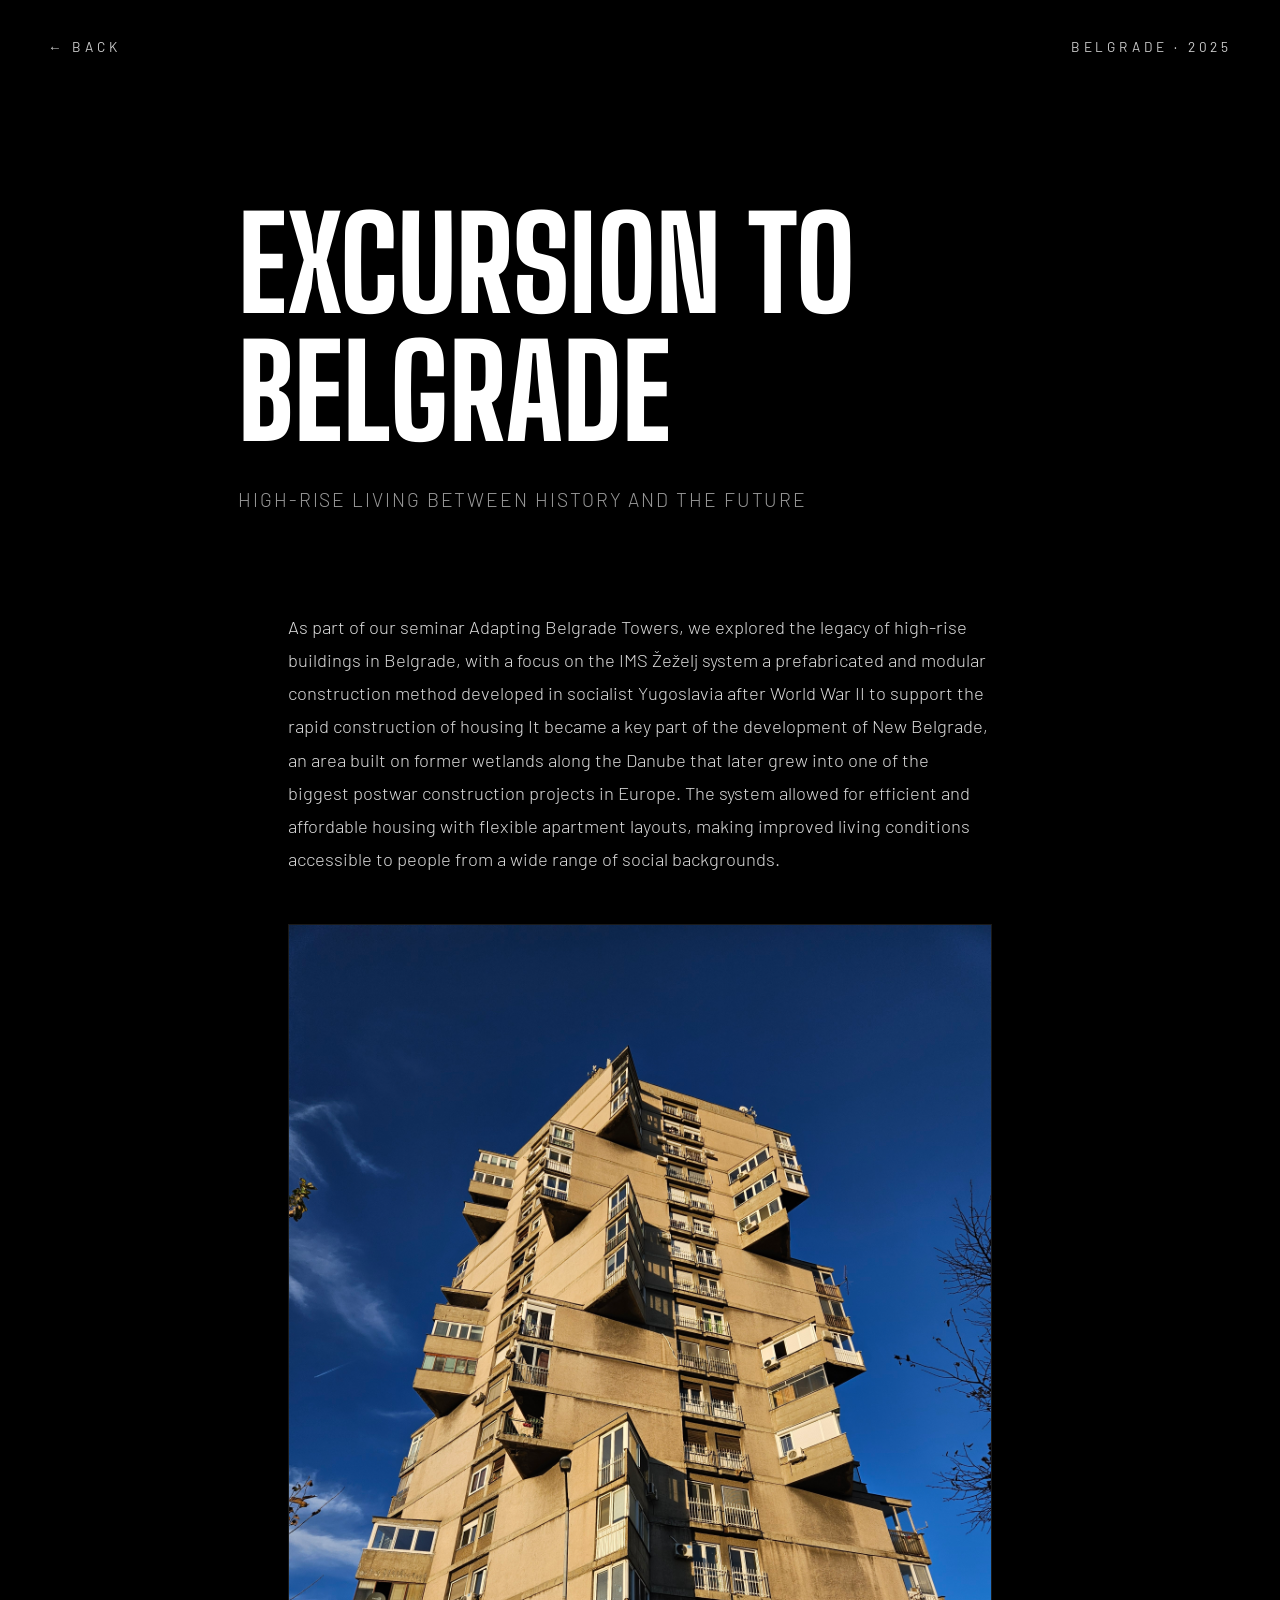
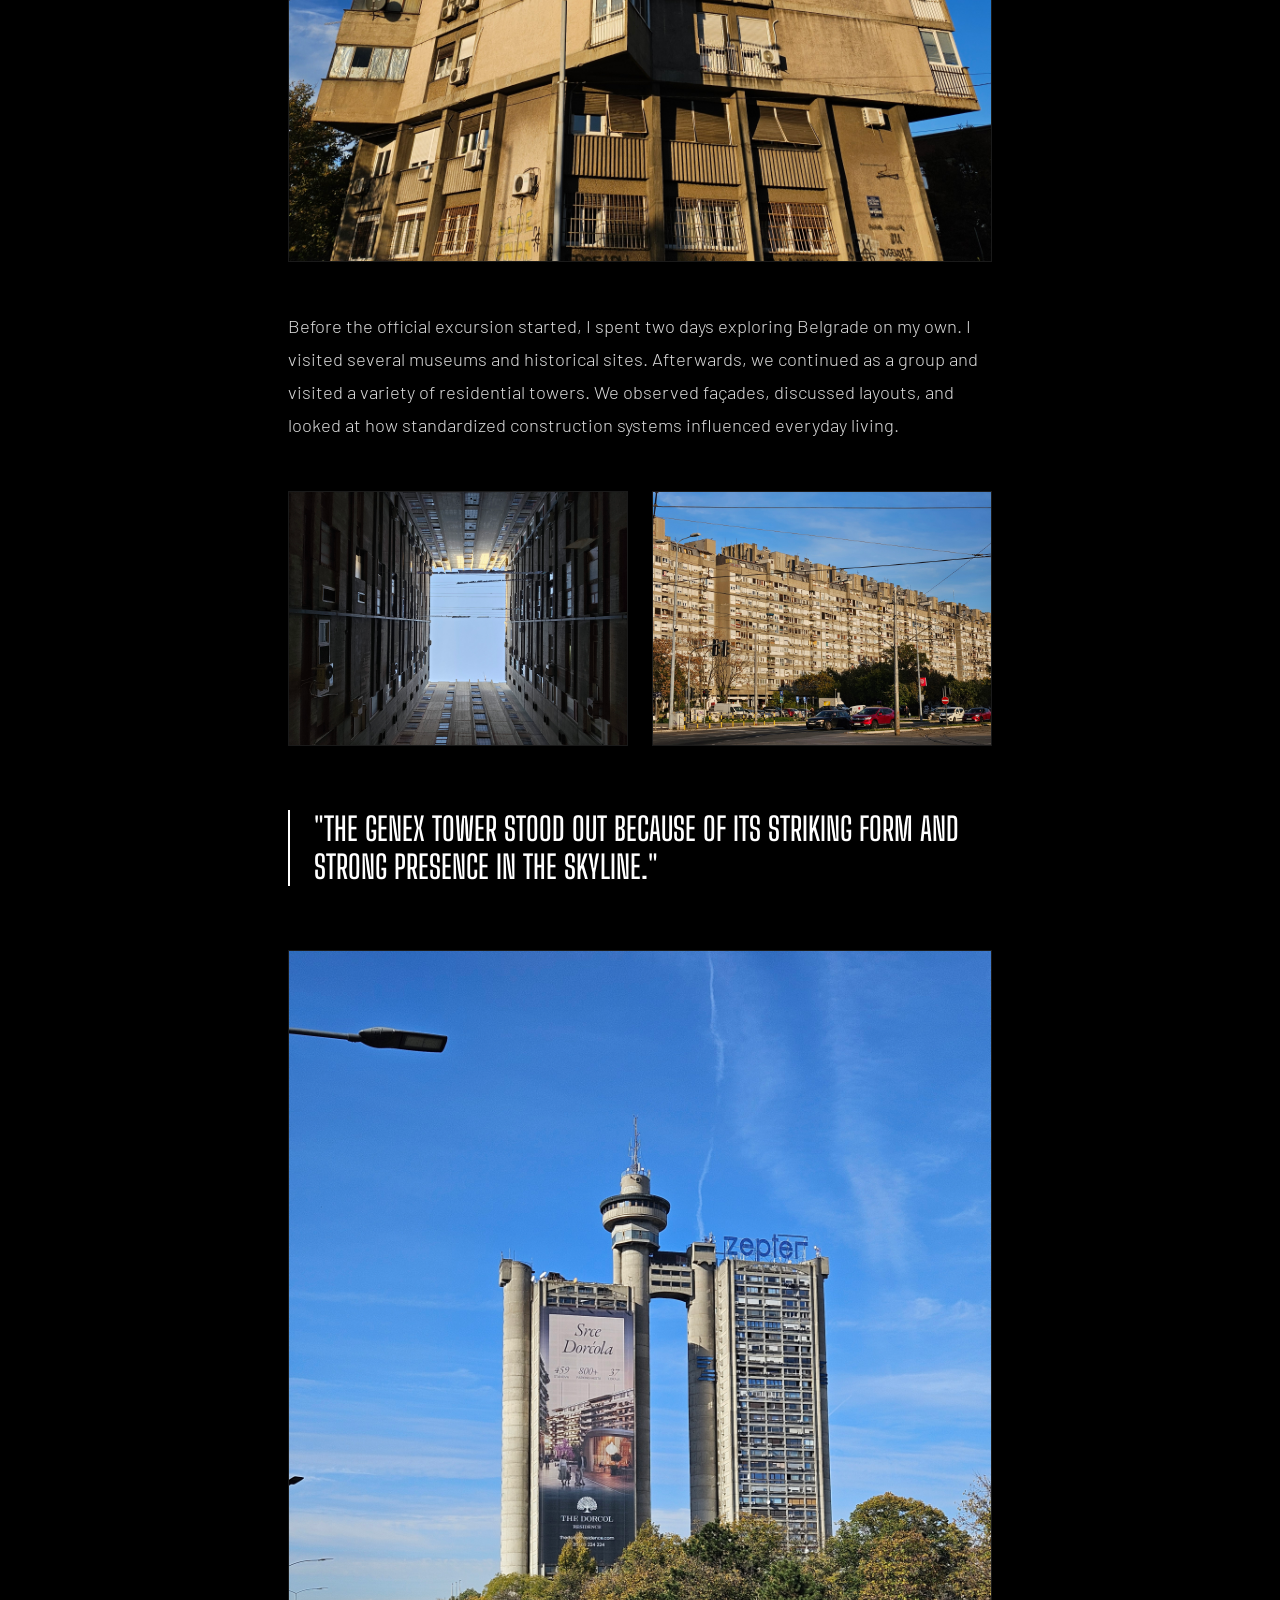
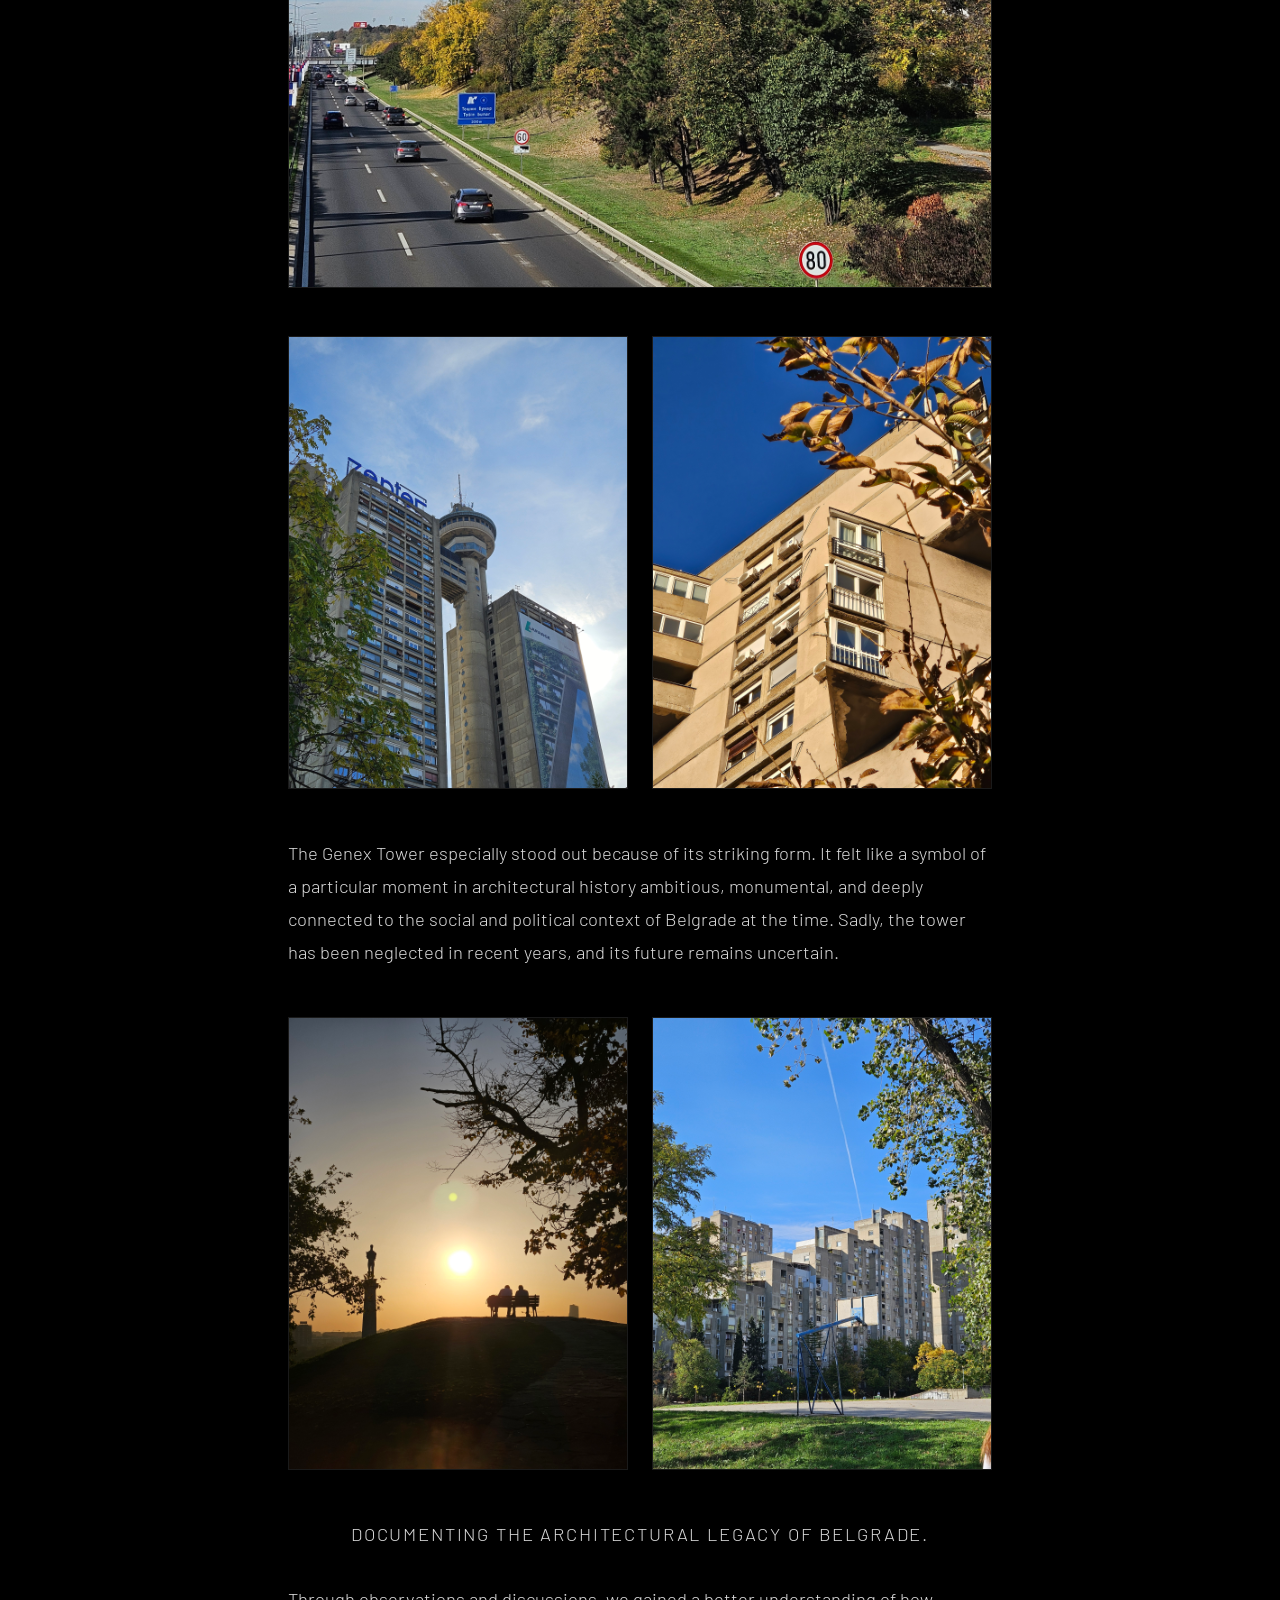
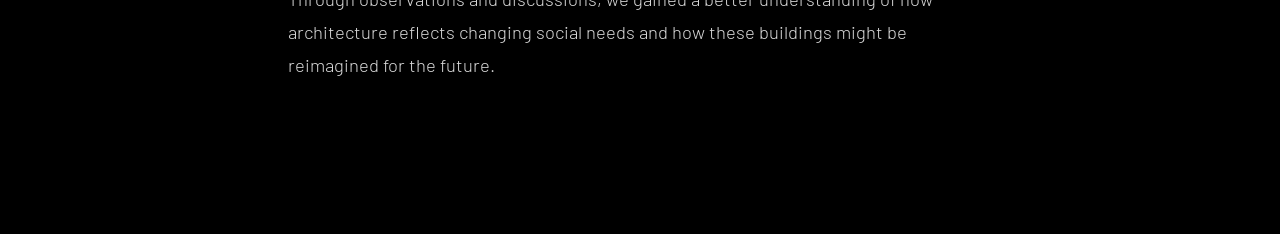
<file: blog1.html>
<!DOCTYPE html>
<html lang="en">
<head>
  <meta charset="UTF-8"/>
  <meta name="viewport" content="width=device-width, initial-scale=1.0"/>
  <title>Excursion to Belgrade – Selina Janssen</title>
  <link href="https://fonts.googleapis.com/css2?family=Big+Shoulders+Display:wght@800&family=Barlow:wght@200;300;400;600&display=swap" rel="stylesheet"/>
  <style>
    *,*::before,*::after{box-sizing:border-box;margin:0;padding:0}
    body{background:#000;color:#fff;font-family:'Barlow',sans-serif;overflow-x:hidden}

    .nav-bar { position: fixed; top: 0; width: 100%; padding: 38px 48px; z-index: 100; display: flex; justify-content: space-between; background: rgba(0,0,0,0.8); }
    .nav-link { font-family:'Barlow',sans-serif; font-weight:400; font-size:.85rem; letter-spacing:.28em; text-transform:uppercase; color:rgba(255,255,255,.8); text-decoration: none; }
    
    .blog-hero { padding: 200px 48px 100px 48px; max-width: 900px; margin: 0 auto; }
    .blog-hero h1 { font-family: 'Big Shoulders Display', sans-serif; font-weight: 800; font-size: clamp(4rem, 10vw, 8rem); text-transform: uppercase; line-height: 1; margin-bottom: 2rem; }
    .blog-hero p { font-weight: 300; font-size: 1.2rem; letter-spacing: .1em; text-transform: uppercase; color: rgba(255,255,255,0.6); }

    .blog-content { max-width: 800px; margin: 0 auto; padding: 0 48px 120px 48px; }
    .blog-content p { font-weight: 300; font-size: 1.15rem; line-height: 1.8; color: rgba(255,255,255,0.85); margin-bottom: 2rem; }
    
    .highlight-quote { font-family: 'Big Shoulders Display', sans-serif; font-size: 2rem; font-weight: 600; color: #fff; margin: 4rem 0; padding-left: 24px; border-left: 2px solid #fff; text-transform: uppercase; }
    
    /* Layout für die 9 Bilder */
    .img-box { width: 100%; margin: 3rem 0; border: 1px solid rgba(255,255,255,0.1); }
    .img-box img { width: 100%; display: block; }
    
    .gallery-grid { display: grid; grid-template-columns: repeat(auto-fit, minmax(300px, 1fr)); gap: 24px; margin: 3rem 0; }
    .gallery-item { border: 1px solid rgba(255,255,255,0.1); }
    .gallery-item img { width: 100%; display: block; }

    .caption { font-size: 0.75rem; color: rgba(255,255,255,0.4); text-transform: uppercase; letter-spacing: 0.1em; margin-top: 1rem; text-align: center; }
  </style>
</head>
<body>

  <nav class="nav-bar">
    <a href="index.html" class="nav-link">← Back</a>
    <div class="nav-link">Belgrade · 2025</div>
  </nav>

  <header class="blog-hero">
    <h1>Excursion to Belgrade</h1>
    <p>High-Rise Living Between History and the Future</p>
  </header>

  <main class="blog-content">
    <p>As part of our seminar Adapting Belgrade Towers, we explored the legacy of high-rise buildings in Belgrade, with a focus on the IMS Žeželj system a prefabricated and modular construction method developed in socialist Yugoslavia after World War II to support the rapid construction of housing It became a key part of the development of New Belgrade, an area built on former wetlands along the Danube that later grew into one of the biggest postwar construction projects in Europe. The system allowed for efficient and affordable housing with flexible apartment layouts, making improved living conditions accessible to people from a wide range of social backgrounds. </p>
    
    <div class="img-box"><img src="20251101_153600(1).jpg" alt="Toblerone Tower"></div>
    
    <p>Before the official excursion started, I spent two days exploring Belgrade on my own. I visited several museums and historical sites. Afterwards, we continued as a group and visited a variety of residential towers. We observed façades, discussed layouts, and looked at how standardized construction systems influenced everyday living.</p>

    <div class="gallery-grid">
        <div class="gallery-item"><img src="20251102_153104.jpg" alt="Detail 1"></div>
        <div class="gallery-item"><img src="20251102_152422(1).jpg" alt="Street view"></div>
    </div>

    <div class="highlight-quote">"The Genex Tower stood out because of its striking form and strong presence in the skyline."</div>

    <div class="img-box"><img src="20251102_120130.jpg" alt="Genex Tower"></div>
    <div class="gallery-grid">
        <div class="gallery-item"><img src="20251102_111622.jpg" alt="Genex Detail"></div>
        <div class="gallery-item"><img src="20251101_153739.jpg" alt="Facade Detail"></div>
    </div>

    <p>The Genex Tower especially stood out because of its striking form. It felt like a symbol of a particular moment in architectural history ambitious, monumental, and deeply connected to the social and political context of Belgrade at the time. Sadly, the tower has been neglected in recent years, and its future remains uncertain.</p>

    <div class="gallery-grid">
        <div class="gallery-item"><img src="20251031_155653.jpg" alt="Monument"></div>
        <div class="gallery-item"><img src="20251102_123710.jpg" alt="Basketball court"></div>
    </div>
   

    <p class="caption">Documenting the architectural legacy of Belgrade.</p>

    <p>Through observations and discussions, we gained a better understanding of how architecture reflects changing social needs and how these buildings might be reimagined for the future.</p>
  </main>

</body>
</html>
</file>
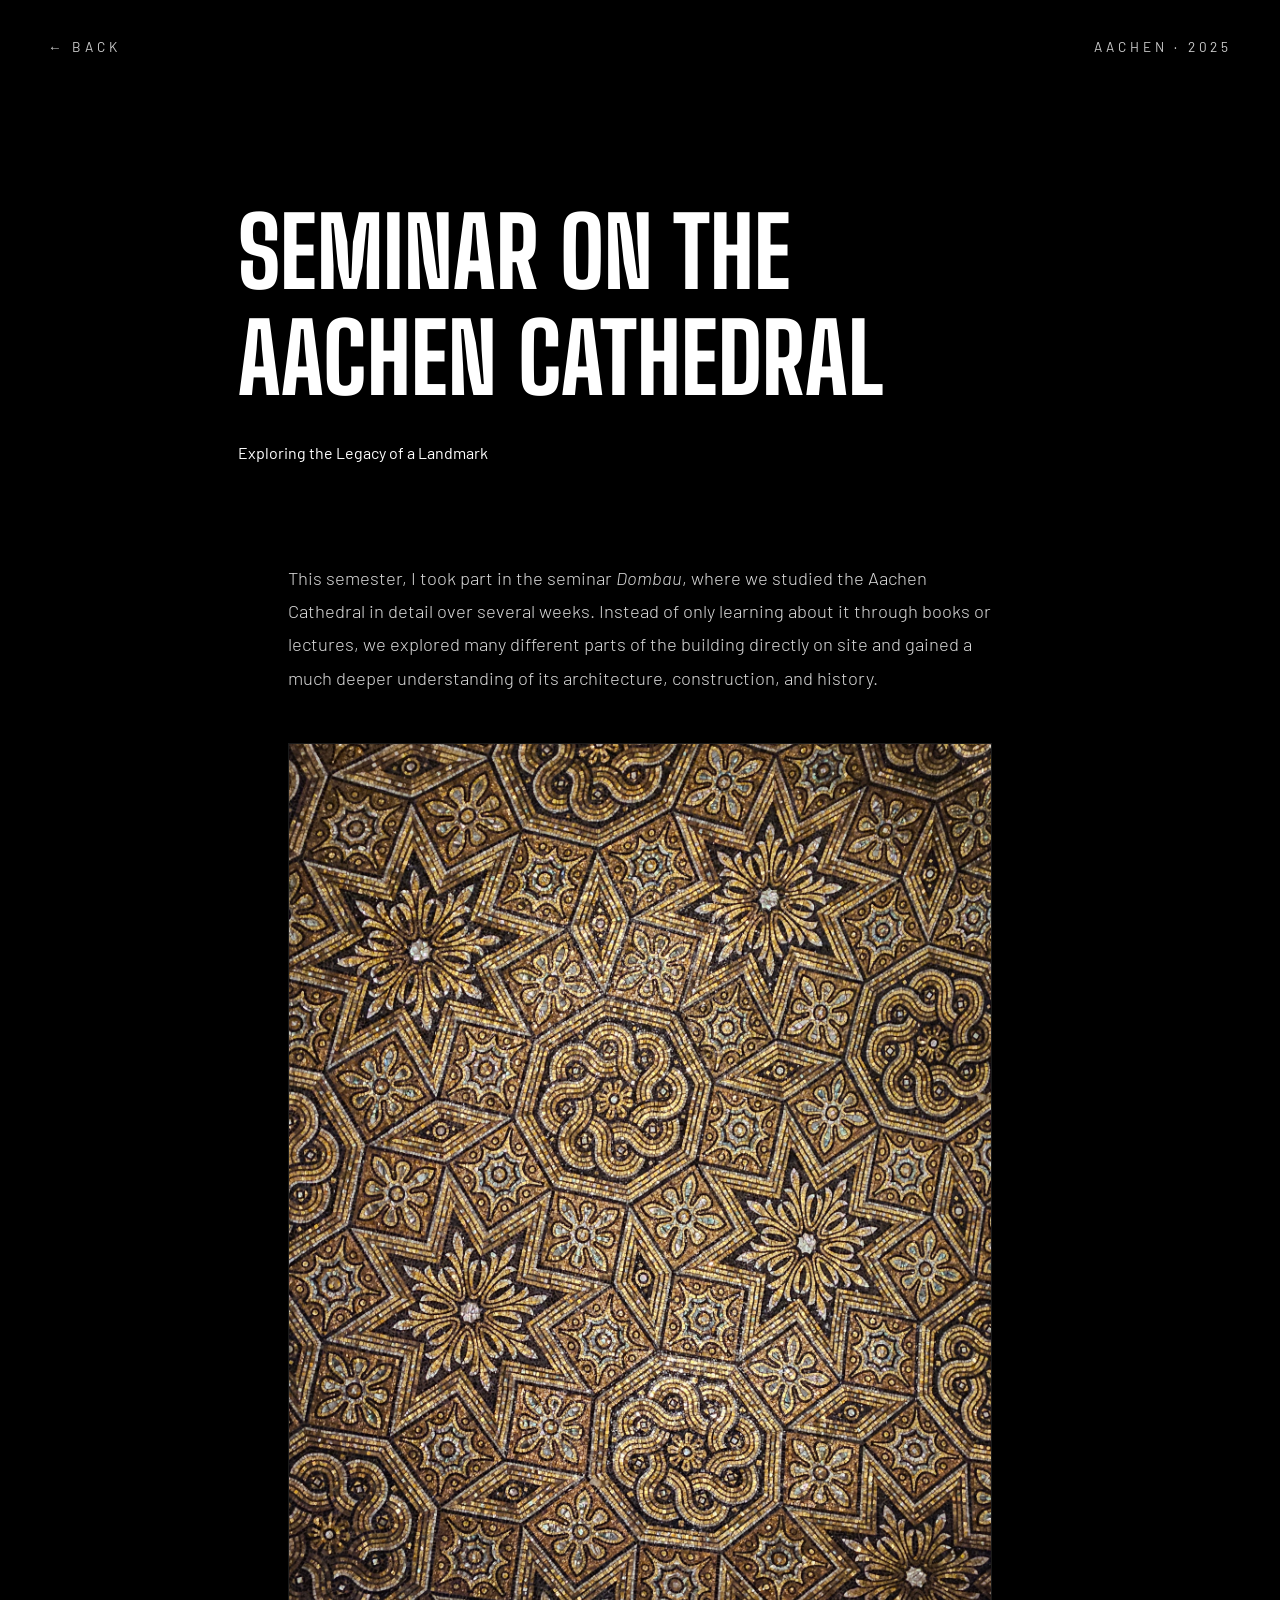
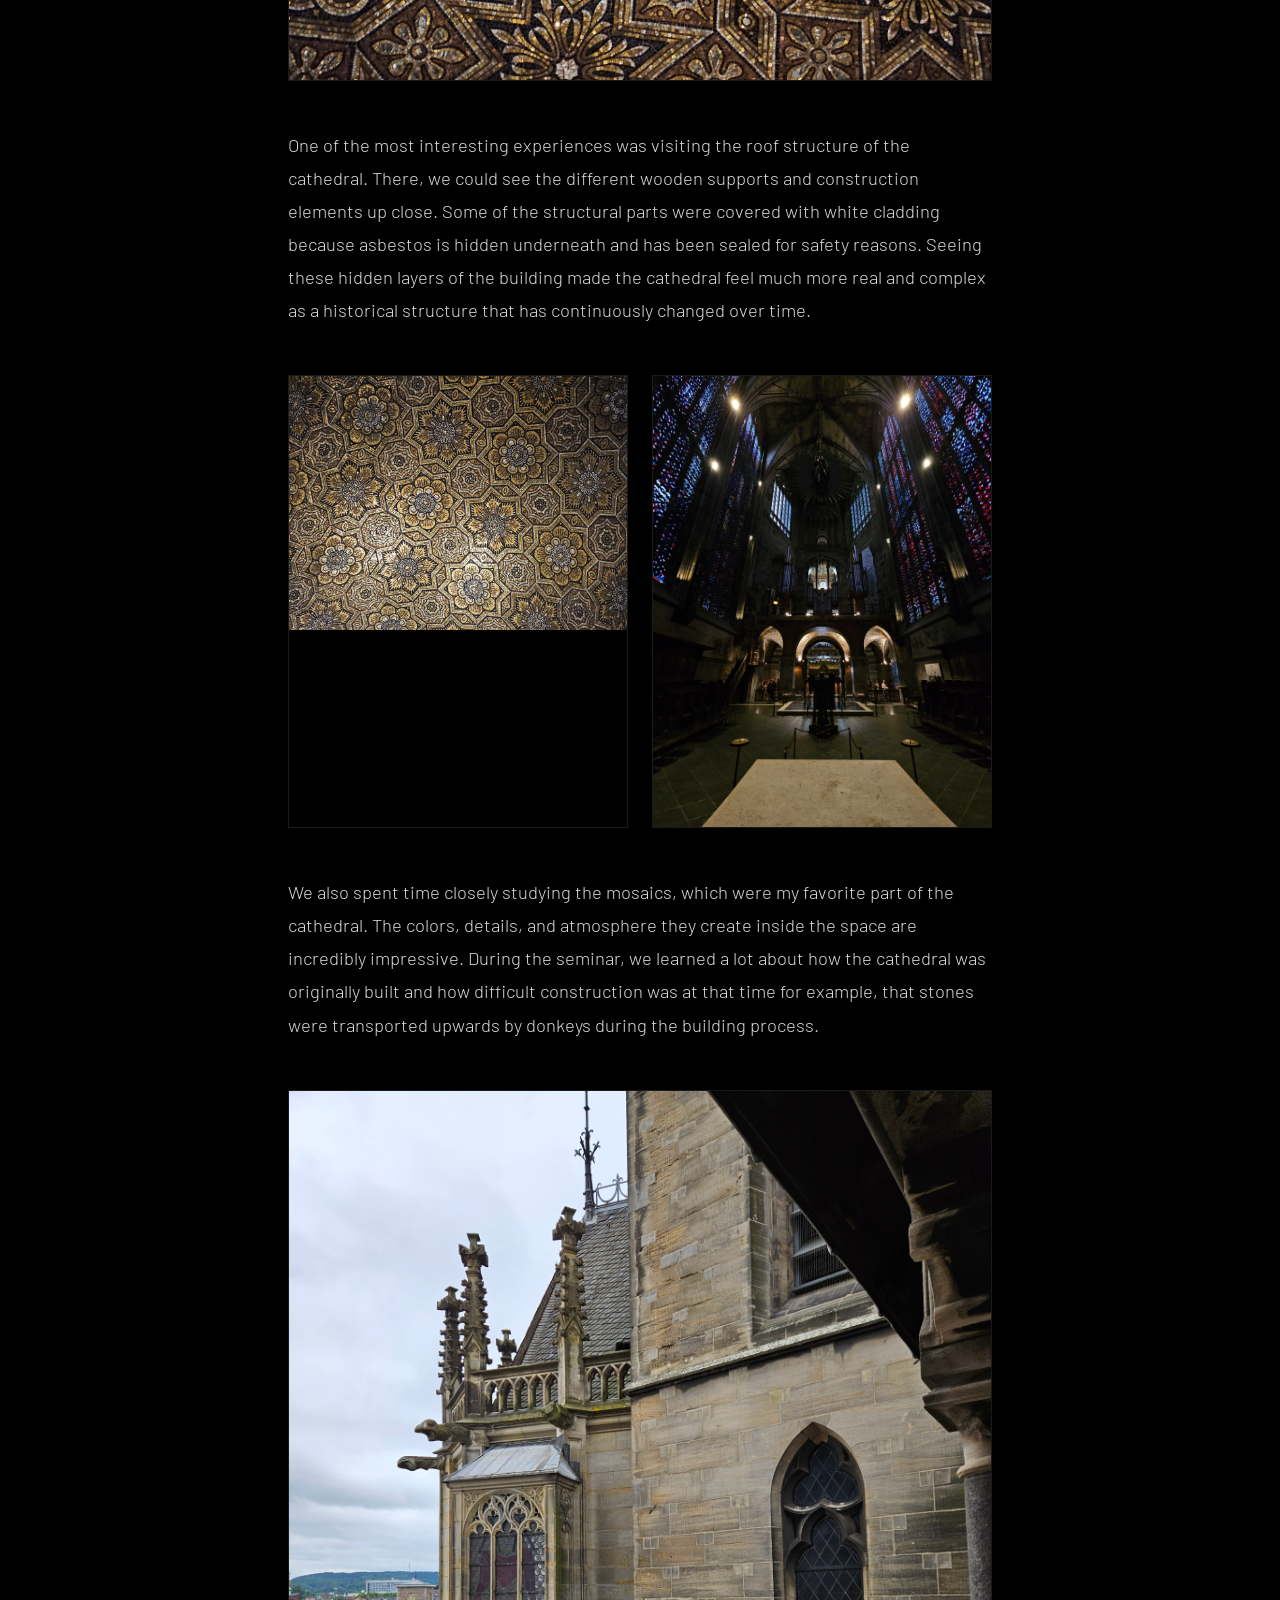
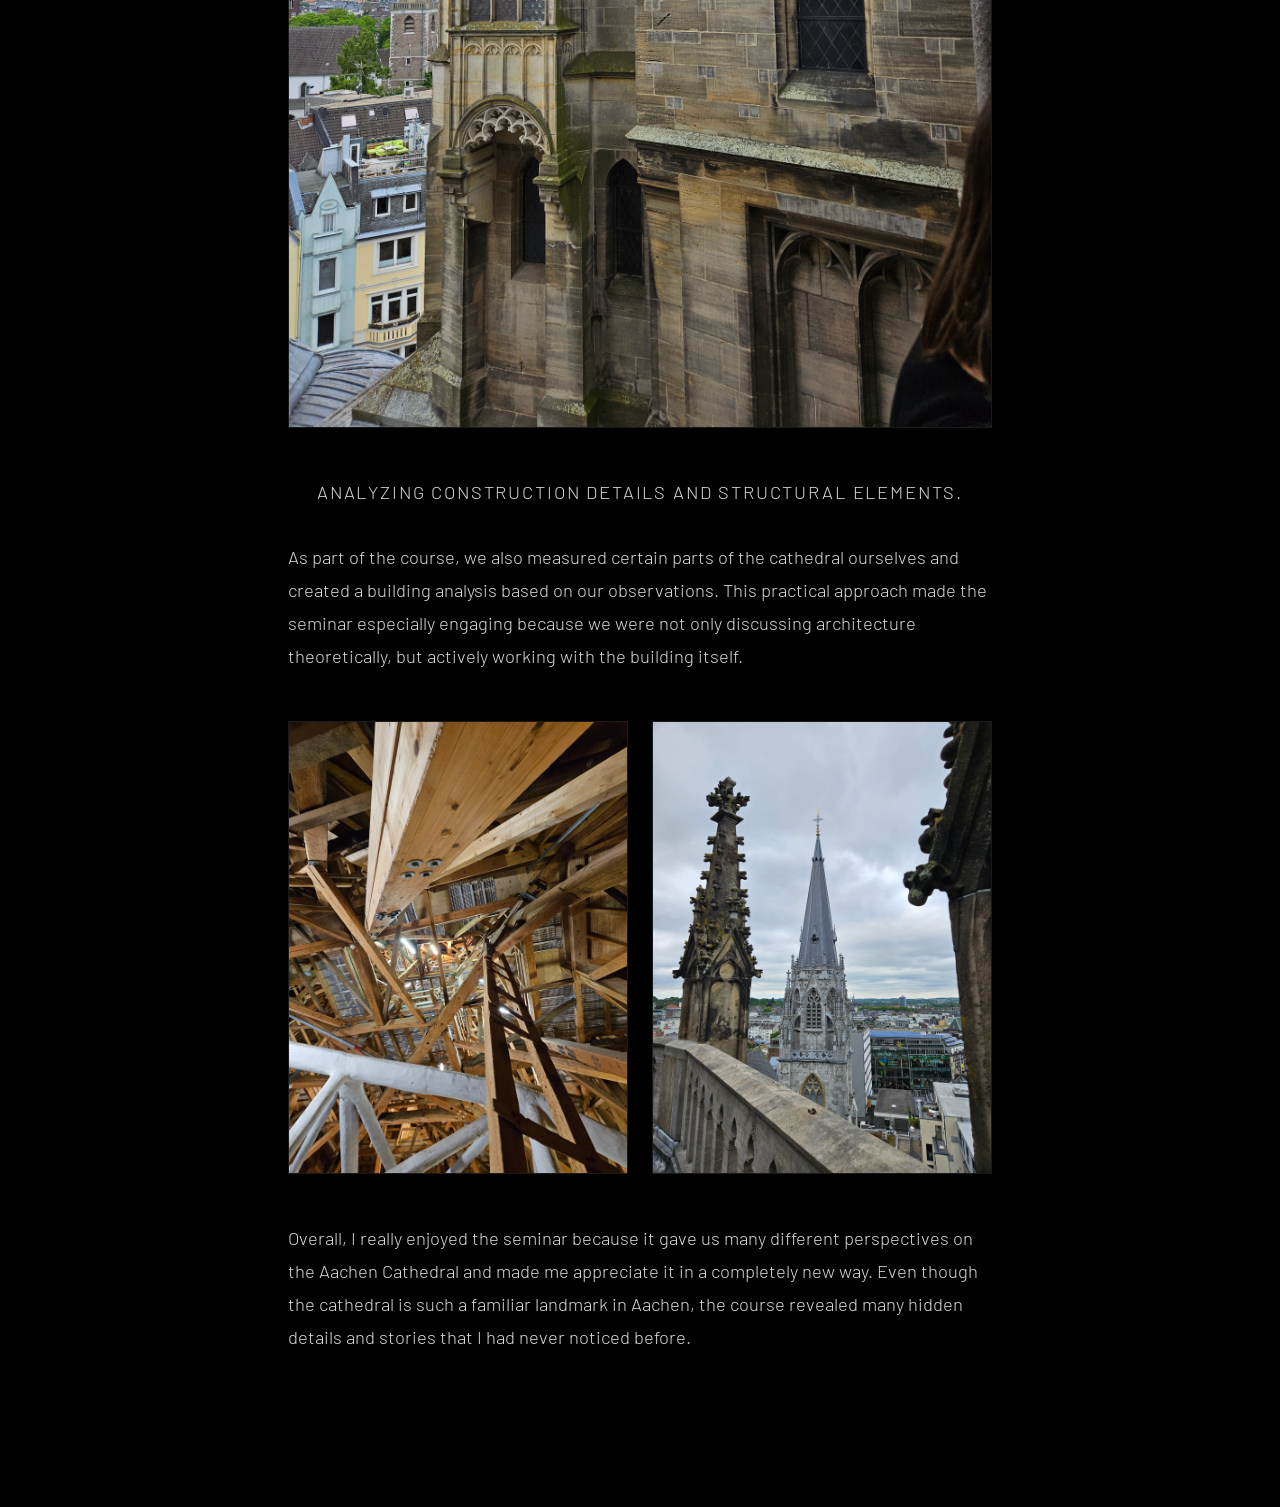
<file: blog2.html>
<!DOCTYPE html>
<html lang="en">
<head>
  <meta charset="UTF-8"/>
  <meta name="viewport" content="width=device-width, initial-scale=1.0"/>
  <title>Seminar on Aachen Cathedral – Selina Janssen</title>
  <link href="https://fonts.googleapis.com/css2?family=Big+Shoulders+Display:wght@800&family=Barlow:wght@200;300;400;600&display=swap" rel="stylesheet"/>
  <style>
    *,*::before,*::after{box-sizing:border-box;margin:0;padding:0}
    body{background:#000;color:#fff;font-family:'Barlow',sans-serif;overflow-x:hidden}

    .nav-bar { position: fixed; top: 0; width: 100%; padding: 38px 48px; z-index: 100; display: flex; justify-content: space-between; background: rgba(0,0,0,0.8); }
    .nav-link { font-family:'Barlow',sans-serif; font-weight:400; font-size:.85rem; letter-spacing:.28em; text-transform:uppercase; color:rgba(255,255,255,.8); text-decoration: none; }
    
    .blog-hero { padding: 200px 48px 100px 48px; max-width: 900px; margin: 0 auto; }
    .blog-hero h1 { font-family: 'Big Shoulders Display', sans-serif; font-weight: 800; font-size: clamp(3rem, 8vw, 6rem); text-transform: uppercase; line-height: 1.1; margin-bottom: 2rem; }
    
    .blog-content { max-width: 800px; margin: 0 auto; padding: 0 48px 120px 48px; }
    .blog-content p { font-weight: 300; font-size: 1.15rem; line-height: 1.8; color: rgba(255,255,255,0.85); margin-bottom: 2rem; }
    
    .img-box { width: 100%; margin: 3rem 0; border: 1px solid rgba(255,255,255,0.1); }
    .img-box img { width: 100%; display: block; }
    
    .gallery-grid { display: grid; grid-template-columns: repeat(auto-fit, minmax(300px, 1fr)); gap: 24px; margin: 3rem 0; }
    .gallery-item { border: 1px solid rgba(255,255,255,0.1); }
    .gallery-item img { width: 100%; display: block; }

    .caption { font-size: 0.75rem; color: rgba(255,255,255,0.4); text-transform: uppercase; letter-spacing: 0.1em; margin-top: 1rem; text-align: center; }
  </style>
</head>
<body>

  <nav class="nav-bar">
    <a href="index.html" class="nav-link">← Back</a>
    <div class="nav-link">Aachen · 2025</div>
  </nav>

  <header class="blog-hero">
    <h1>Seminar on the Aachen Cathedral</h1>
    <p>Exploring the Legacy of a Landmark</p>
  </header>

  <main class="blog-content">
    <p>This semester, I took part in the seminar <em>Dombau</em>, where we studied the Aachen Cathedral in detail over several weeks. Instead of only learning about it through books or lectures, we explored many different parts of the building directly on site and gained a much deeper understanding of its architecture, construction, and history.</p>
    
    <div class="img-box"><img src="20250523_170948.jpg" alt="Aachen Cathedral exterior"></div>

    <p>One of the most interesting experiences was visiting the roof structure of the cathedral. There, we could see the different wooden supports and construction elements up close. Some of the structural parts were covered with white cladding because asbestos is hidden underneath and has been sealed for safety reasons. Seeing these hidden layers of the building made the cathedral feel much more real and complex as a historical structure that has continuously changed over time.</p>

    <div class="gallery-grid">
        <div class="gallery-item"><img src="20250523_165434(1).jpg" alt="Interior detail"></div>
        <div class="gallery-item"><img src="20250516_171351.jpg" alt="Cathedral mosaic"></div>
    </div>

    <p>We also spent time closely studying the mosaics, which were my favorite part of the cathedral. The colors, details, and atmosphere they create inside the space are incredibly impressive. During the seminar, we learned a lot about how the cathedral was originally built and how difficult construction was at that time for example, that stones were transported upwards by donkeys during the building process.</p>

    <div class="img-box"><img src="20250627_165551.jpg" alt="Detailed structural analysis"></div>
    <p class="caption">Analyzing construction details and structural elements.</p>

    <p>As part of the course, we also measured certain parts of the cathedral ourselves and created a building analysis based on our observations. This practical approach made the seminar especially engaging because we were not only discussing architecture theoretically, but actively working with the building itself.</p>

    <div class="gallery-grid">
        <div class="gallery-item"><img src="20250627_165825.jpg" alt="Observation 1"></div>
        <div class="gallery-item"><img src="20250627_173606.jpg" alt="Observation 2"></div>
    </div>

    <p>Overall, I really enjoyed the seminar because it gave us many different perspectives on the Aachen Cathedral and made me appreciate it in a completely new way. Even though the cathedral is such a familiar landmark in Aachen, the course revealed many hidden details and stories that I had never noticed before.</p>
  </main>

</body>
</html>
</file>
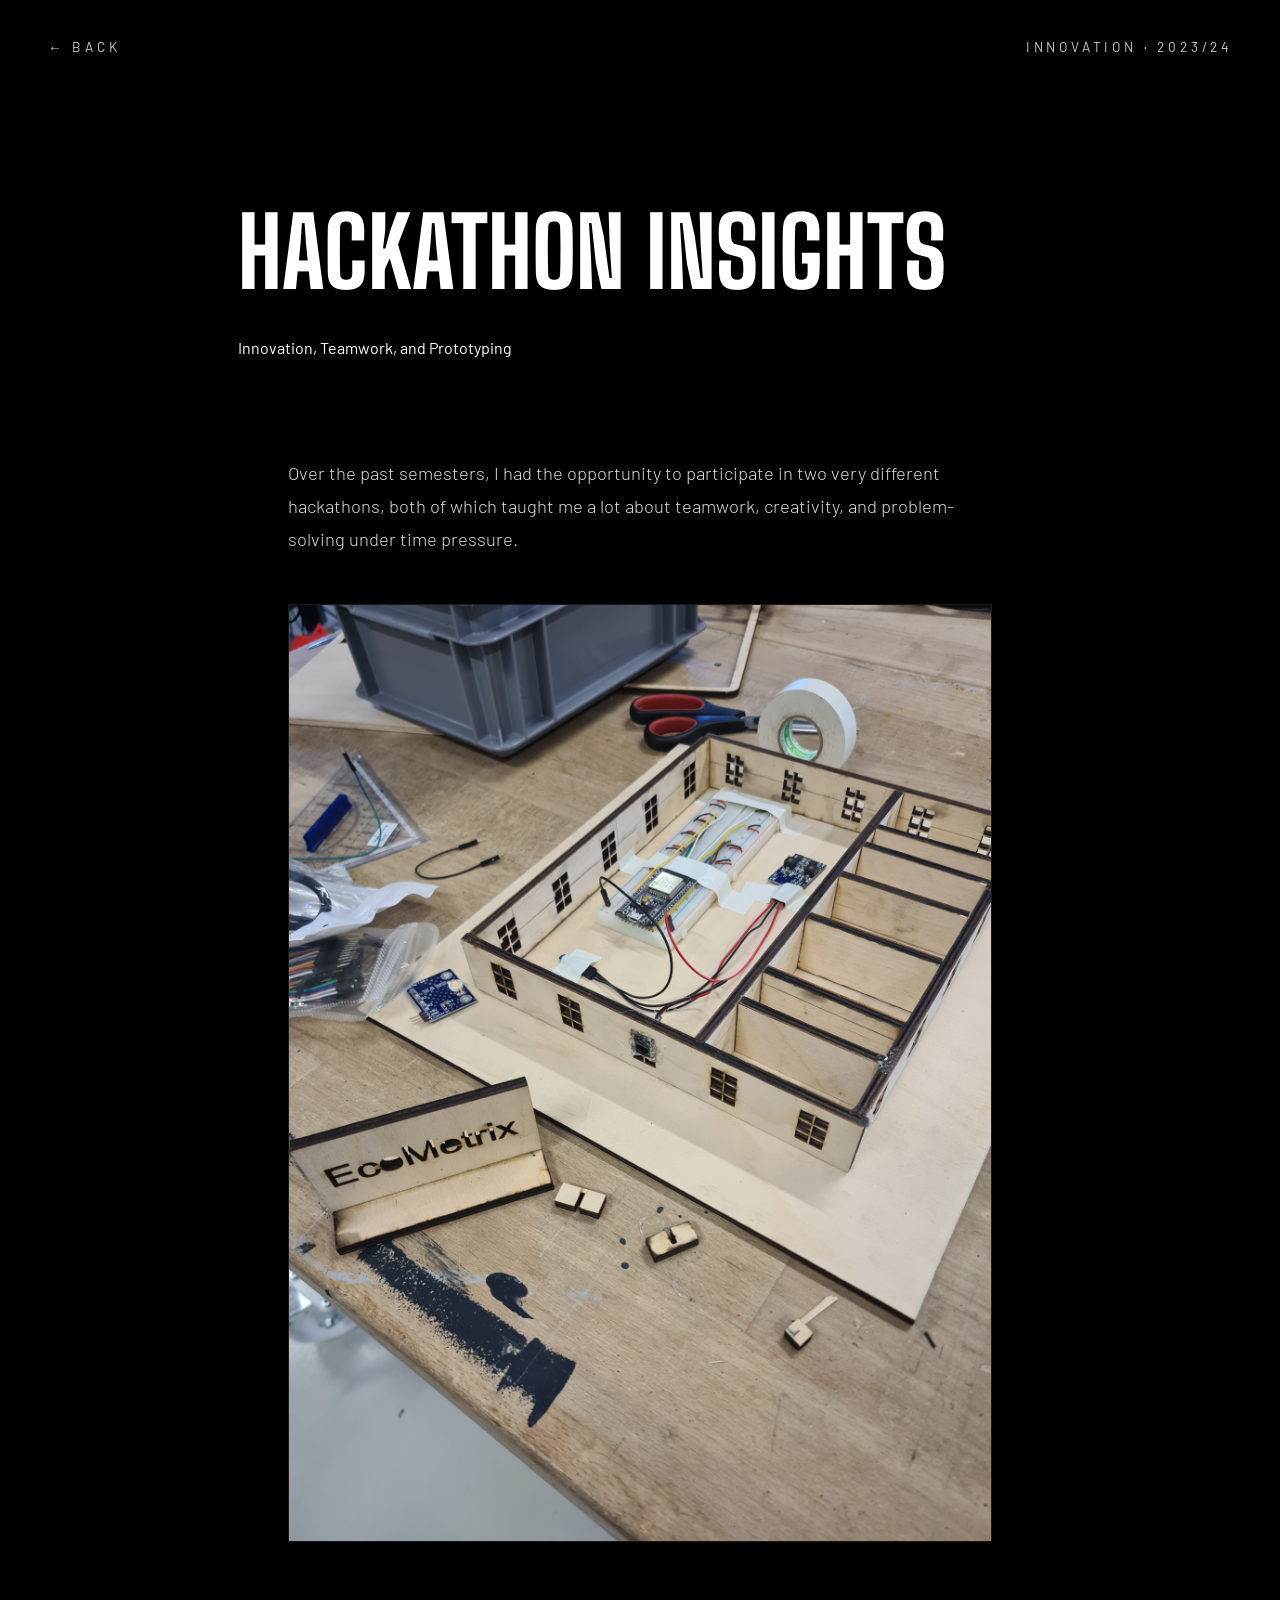
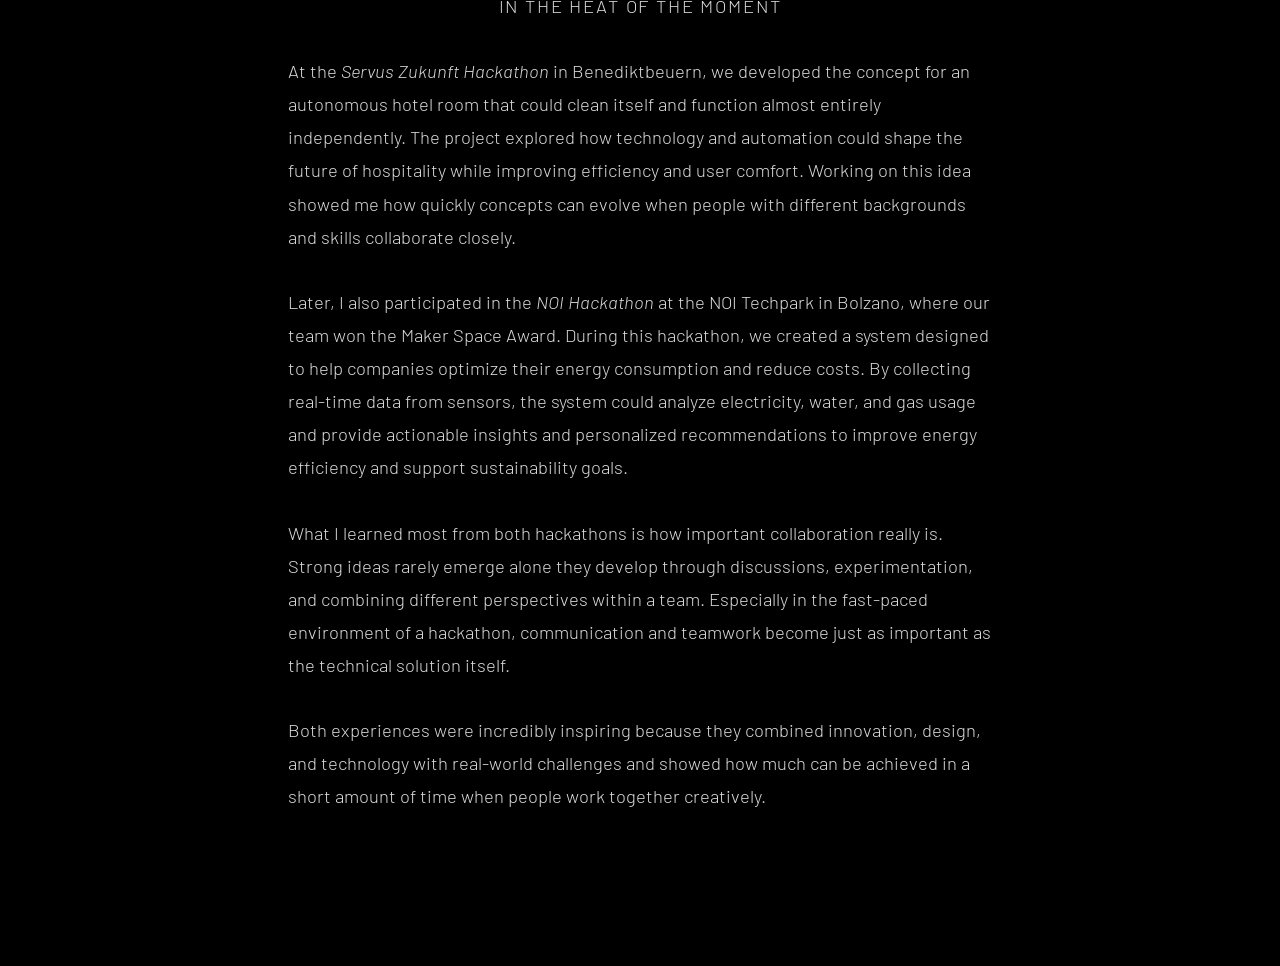
<file: blog3.html>
<!DOCTYPE html>
<html lang="en">
<head>
  <meta charset="UTF-8"/>
  <meta name="viewport" content="width=device-width, initial-scale=1.0"/>
  <title>Hackathon Insights – Selina Janssen</title>
  <link href="https://fonts.googleapis.com/css2?family=Big+Shoulders+Display:wght@800&family=Barlow:wght@200;300;400;600&display=swap" rel="stylesheet"/>
  <style>
    *,*::before,*::after{box-sizing:border-box;margin:0;padding:0}
    body{background:#000;color:#fff;font-family:'Barlow',sans-serif;overflow-x:hidden}

    .nav-bar { position: fixed; top: 0; width: 100%; padding: 38px 48px; z-index: 100; display: flex; justify-content: space-between; background: rgba(0,0,0,0.8); }
    .nav-link { font-family:'Barlow',sans-serif; font-weight:400; font-size:.85rem; letter-spacing:.28em; text-transform:uppercase; color:rgba(255,255,255,.8); text-decoration: none; }
    
    .blog-hero { padding: 200px 48px 100px 48px; max-width: 900px; margin: 0 auto; }
    .blog-hero h1 { font-family: 'Big Shoulders Display', sans-serif; font-weight: 800; font-size: clamp(3rem, 8vw, 6rem); text-transform: uppercase; line-height: 1.1; margin-bottom: 2rem; }
    
    .blog-content { max-width: 800px; margin: 0 auto; padding: 0 48px 120px 48px; }
    .blog-content p { font-weight: 300; font-size: 1.15rem; line-height: 1.8; color: rgba(255,255,255,0.85); margin-bottom: 2rem; }
    
    .img-box { width: 100%; margin: 3rem 0; border: 1px solid rgba(255,255,255,0.1); }
    .img-box img { width: 100%; display: block; }
    .caption { font-size: 0.75rem; color: rgba(255,255,255,0.4); text-transform: uppercase; letter-spacing: 0.1em; margin-top: 1rem; text-align: center; }
  </style>
</head>
<body>

  <nav class="nav-bar">
    <a href="index.html" class="nav-link">← Back</a>
    <div class="nav-link">Innovation · 2023/24</div>
  </nav>

  <header class="blog-hero">
    <h1>Hackathon Insights</h1>
    <p>Innovation, Teamwork, and Prototyping</p>
  </header>

  <main class="blog-content">
    <p>Over the past semesters, I had the opportunity to participate in two very different hackathons, both of which taught me a lot about teamwork, creativity, and problem-solving under time pressure.</p>
    
    <div class="img-box"><img src="20231111_125450.jpg" alt="Hackathon Teamwork"></div>
    <p class="caption">In the heat of the moment </p>

    <p>At the <em>Servus Zukunft Hackathon</em> in Benediktbeuern, we developed the concept for an autonomous hotel room that could clean itself and function almost entirely independently. The project explored how technology and automation could shape the future of hospitality while improving efficiency and user comfort. Working on this idea showed me how quickly concepts can evolve when people with different backgrounds and skills collaborate closely.</p>

    <p>Later, I also participated in the <em>NOI Hackathon</em> at the NOI Techpark in Bolzano, where our team won the Maker Space Award. During this hackathon, we created a system designed to help companies optimize their energy consumption and reduce costs. By collecting real-time data from sensors, the system could analyze electricity, water, and gas usage and provide actionable insights and personalized recommendations to improve energy efficiency and support sustainability goals.</p>

    <p>What I learned most from both hackathons is how important collaboration really is. Strong ideas rarely emerge alone they develop through discussions, experimentation, and combining different perspectives within a team. Especially in the fast-paced environment of a hackathon, communication and teamwork become just as important as the technical solution itself.</p>

    <p>Both experiences were incredibly inspiring because they combined innovation, design, and technology with real-world challenges and showed how much can be achieved in a short amount of time when people work together creatively.</p>
  </main>

</body>
</html>
</file>
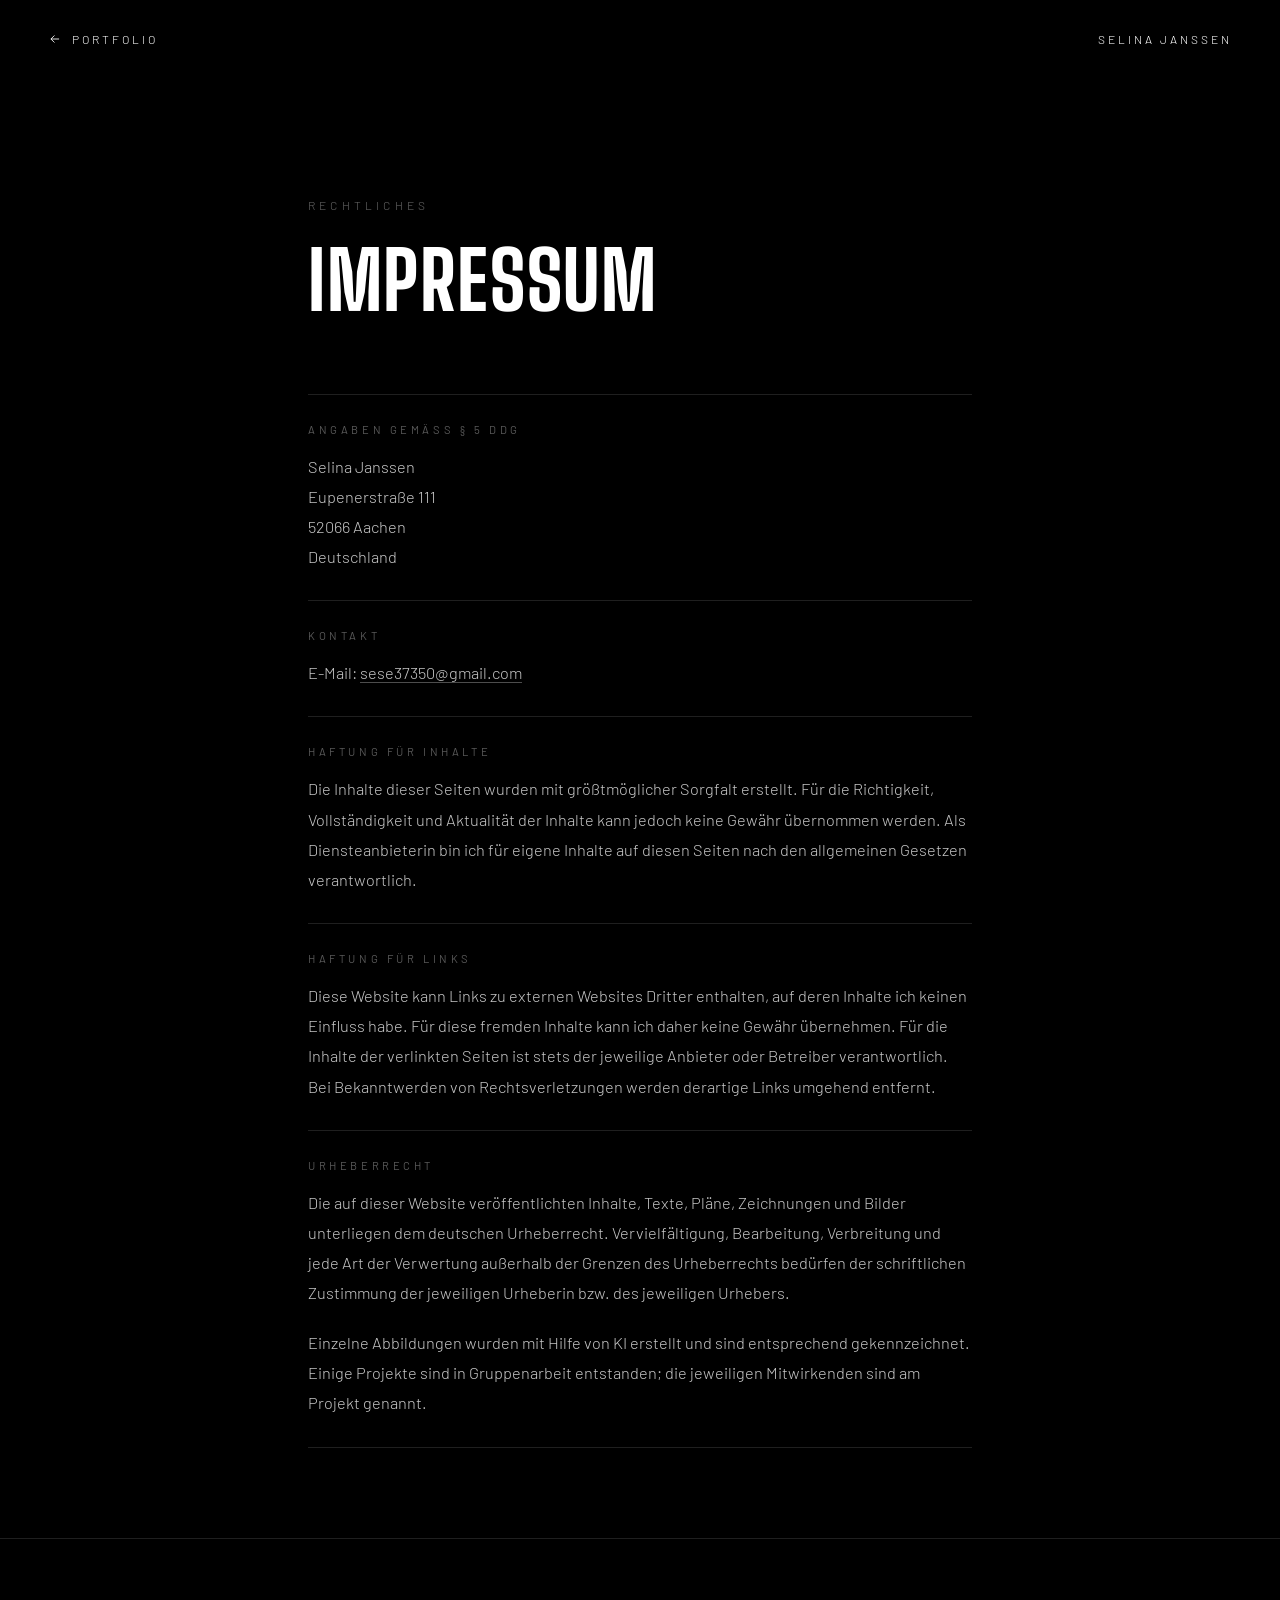
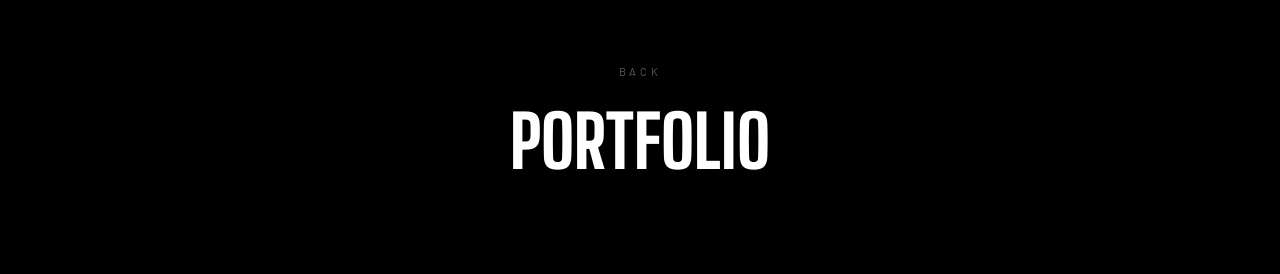
<file: Impressum.html>
<!DOCTYPE html>
<html lang="de">
<head>
  <meta charset="UTF-8"/>
  <meta name="viewport" content="width=device-width, initial-scale=1.0"/>
  <title>Impressum — Selina Janssen</title>
  <link href="https://fonts.googleapis.com/css2?family=Big+Shoulders+Display:wght@700;800&family=Barlow:wght@200;300;400&display=swap" rel="stylesheet"/>
  <style>
    *,*::before,*::after{box-sizing:border-box;margin:0;padding:0}
    html{scroll-behavior:smooth}
    body{background:#000;color:#fff;font-family:'Barlow',sans-serif;overflow-x:hidden}
    a{color:inherit;text-decoration:none}

    header{
      position:fixed;top:0;left:0;width:100%;
      display:flex;justify-content:space-between;align-items:center;
      padding:32px 48px;z-index:50;mix-blend-mode:difference;
    }
    .back-link{
      font-size:.75rem;letter-spacing:.25em;text-transform:uppercase;
      font-weight:300;color:#fff;display:flex;align-items:center;gap:10px;
      transition:opacity .3s;
    }
    .back-link:hover{opacity:.55}
    .back-link svg{width:14px;height:14px}
    .nav-name{font-size:.75rem;letter-spacing:.25em;text-transform:uppercase;font-weight:300;color:#fff}

    .page{max-width:760px;margin:0 auto;padding:22vh 48px 10vh}
    .page-kicker{
      font-size:.75rem;letter-spacing:.35em;text-transform:uppercase;
      color:rgba(255,255,255,.4);font-weight:300;margin-bottom:28px;
    }
    .page-title{
      font-family:'Big Shoulders Display',sans-serif;font-weight:800;
      font-size:clamp(2.6rem,7vw,5rem);letter-spacing:.02em;line-height:1.02;
      text-transform:uppercase;margin-bottom:8vh;
    }

    .block{padding:28px 0;border-top:1px solid rgba(255,255,255,.12)}
    .block:last-of-type{border-bottom:1px solid rgba(255,255,255,.12)}
    .block-label{
      font-size:.7rem;letter-spacing:.32em;text-transform:uppercase;
      color:rgba(255,255,255,.35);margin-bottom:16px;
    }
    .block-text{font-size:1.02rem;line-height:1.85;font-weight:300;color:rgba(255,255,255,.78)}
    .block-text + .block-text{margin-top:1.2em}
    .block-text a{border-bottom:1px solid rgba(255,255,255,.3);transition:opacity .3s}
    .block-text a:hover{opacity:.6}

    footer{border-top:1px solid rgba(255,255,255,.12);padding:14vh 48px 10vh;text-align:center}
    .footer-label{
      font-size:.7rem;letter-spacing:.32em;text-transform:uppercase;
      color:rgba(255,255,255,.35);margin-bottom:20px;
    }
    .footer-title{
      font-family:'Big Shoulders Display',sans-serif;font-weight:800;
      font-size:clamp(2.2rem,6vw,4.5rem);text-transform:uppercase;transition:opacity .3s;
    }
    footer a:hover .footer-title{opacity:.6}
    @media(max-width:680px){
      header{padding:24px}
      .page{padding:18vh 24px 8vh}
      footer{padding:12vh 24px 8vh}
    }
  </style>
</head>
<body>

<header>
  <a href="index.html" class="back-link">
    <svg viewBox="0 0 24 24" fill="none" stroke="currentColor" stroke-width="1.5"><path d="M19 12H5M11 18l-6-6 6-6"/></svg>
    Portfolio
  </a>
  <span class="nav-name">Selina Janssen</span>
</header>

<main class="page">
  <div class="page-kicker">Rechtliches</div>
  <h1 class="page-title">Impressum</h1>

  <div class="block">
    <div class="block-label">Angaben gemäß § 5 DDG</div>
    <p class="block-text">
      Selina Janssen<br>
      Eupenerstraße 111<br>
      52066 Aachen<br>
      Deutschland
    </p>
  </div>

  <div class="block">
    <div class="block-label">Kontakt</div>
    <p class="block-text">
      E-Mail: <a href="mailto:sese37350@gmail.com">sese37350@gmail.com</a>
    </p>
  </div>

  <div class="block">
    <div class="block-label">Haftung für Inhalte</div>
    <p class="block-text">
      Die Inhalte dieser Seiten wurden mit größtmöglicher Sorgfalt erstellt. Für die Richtigkeit, Vollständigkeit und Aktualität der Inhalte kann jedoch keine Gewähr übernommen werden. Als Diensteanbieterin bin ich für eigene Inhalte auf diesen Seiten nach den allgemeinen Gesetzen verantwortlich.
    </p>
  </div>

  <div class="block">
    <div class="block-label">Haftung für Links</div>
    <p class="block-text">
      Diese Website kann Links zu externen Websites Dritter enthalten, auf deren Inhalte ich keinen Einfluss habe. Für diese fremden Inhalte kann ich daher keine Gewähr übernehmen. Für die Inhalte der verlinkten Seiten ist stets der jeweilige Anbieter oder Betreiber verantwortlich. Bei Bekanntwerden von Rechtsverletzungen werden derartige Links umgehend entfernt.
    </p>
  </div>

  <div class="block">
    <div class="block-label">Urheberrecht</div>
    <p class="block-text">
      Die auf dieser Website veröffentlichten Inhalte, Texte, Pläne, Zeichnungen und Bilder unterliegen dem deutschen Urheberrecht. Vervielfältigung, Bearbeitung, Verbreitung und jede Art der Verwertung außerhalb der Grenzen des Urheberrechts bedürfen der schriftlichen Zustimmung der jeweiligen Urheberin bzw. des jeweiligen Urhebers.
    </p>
    <p class="block-text">
      Einzelne Abbildungen wurden mit Hilfe von KI erstellt und sind entsprechend gekennzeichnet. Einige Projekte sind in Gruppenarbeit entstanden; die jeweiligen Mitwirkenden sind am Projekt genannt.
    </p>
  </div>
</main>

<footer>
  <div class="footer-label">Back</div>
  <a href="index.html">
    <div class="footer-title">Portfolio</div>
  </a>
</footer>

</body>
</html>
</file>
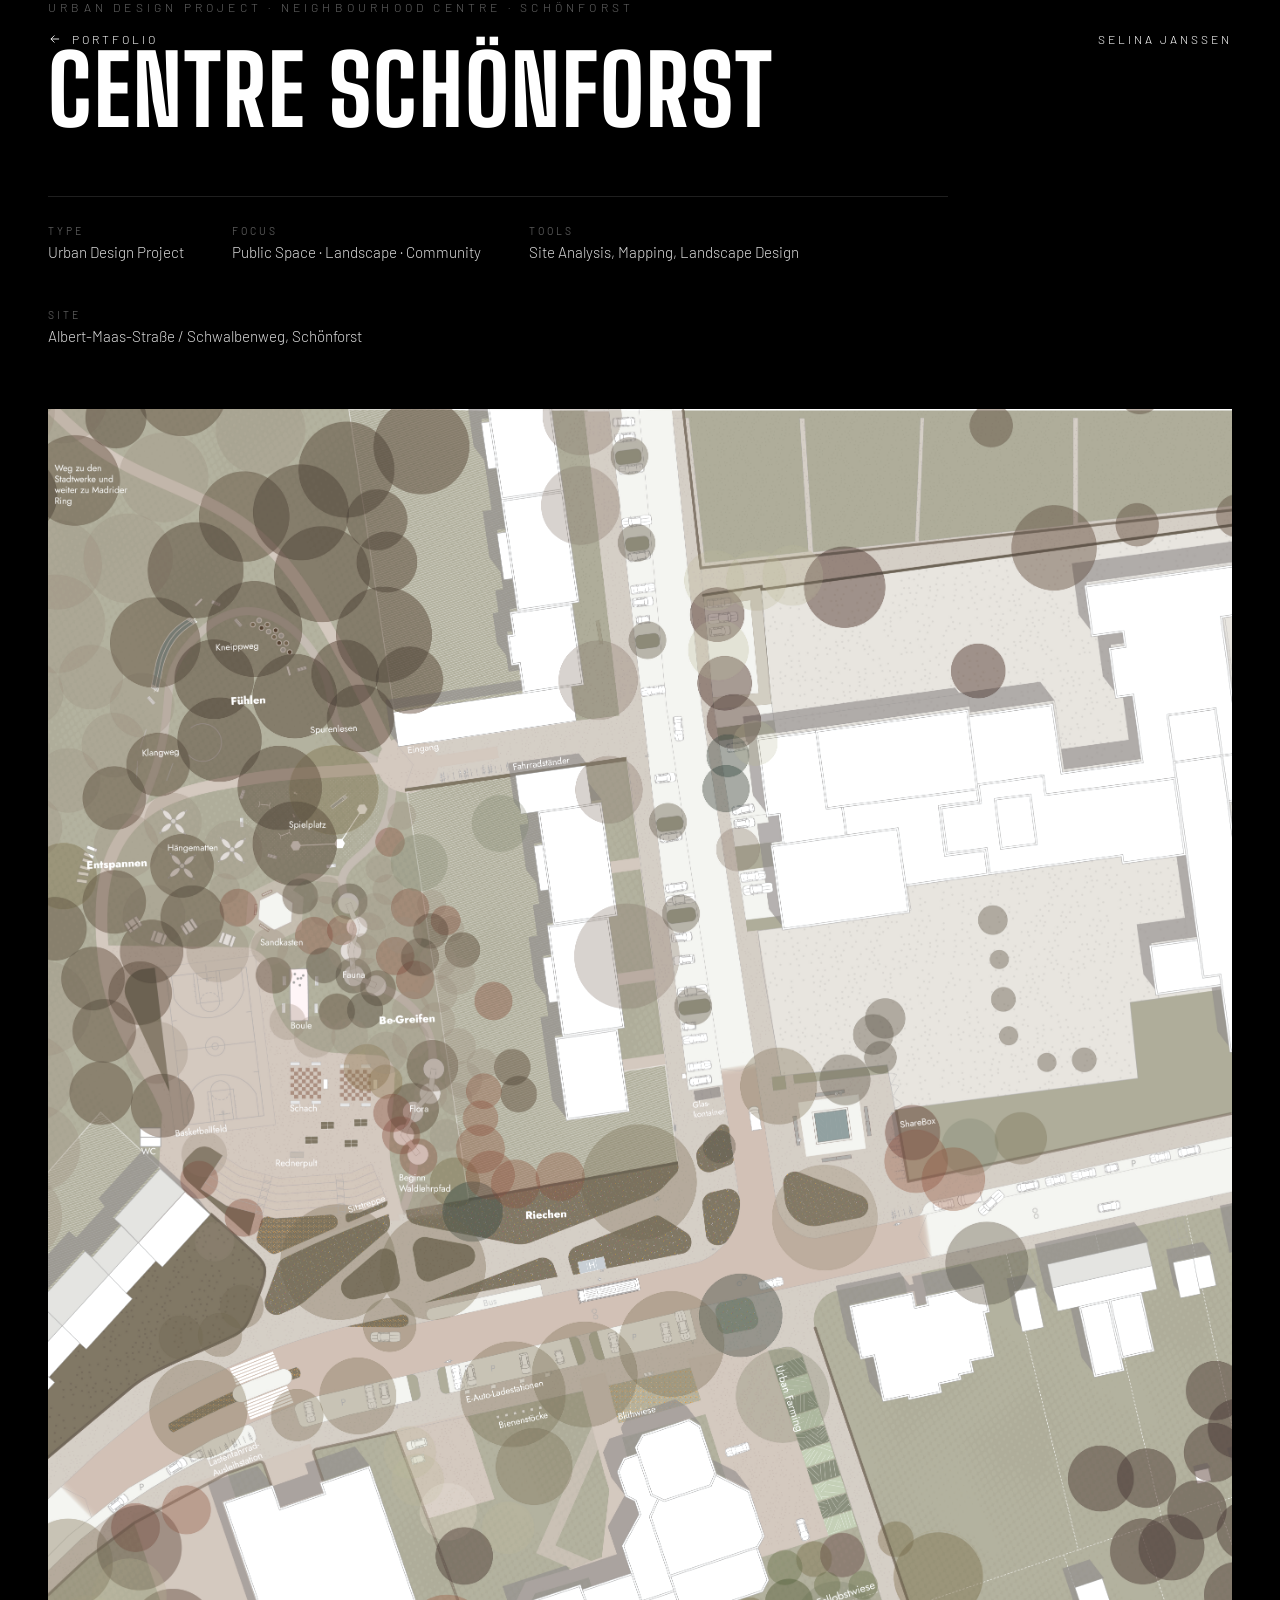
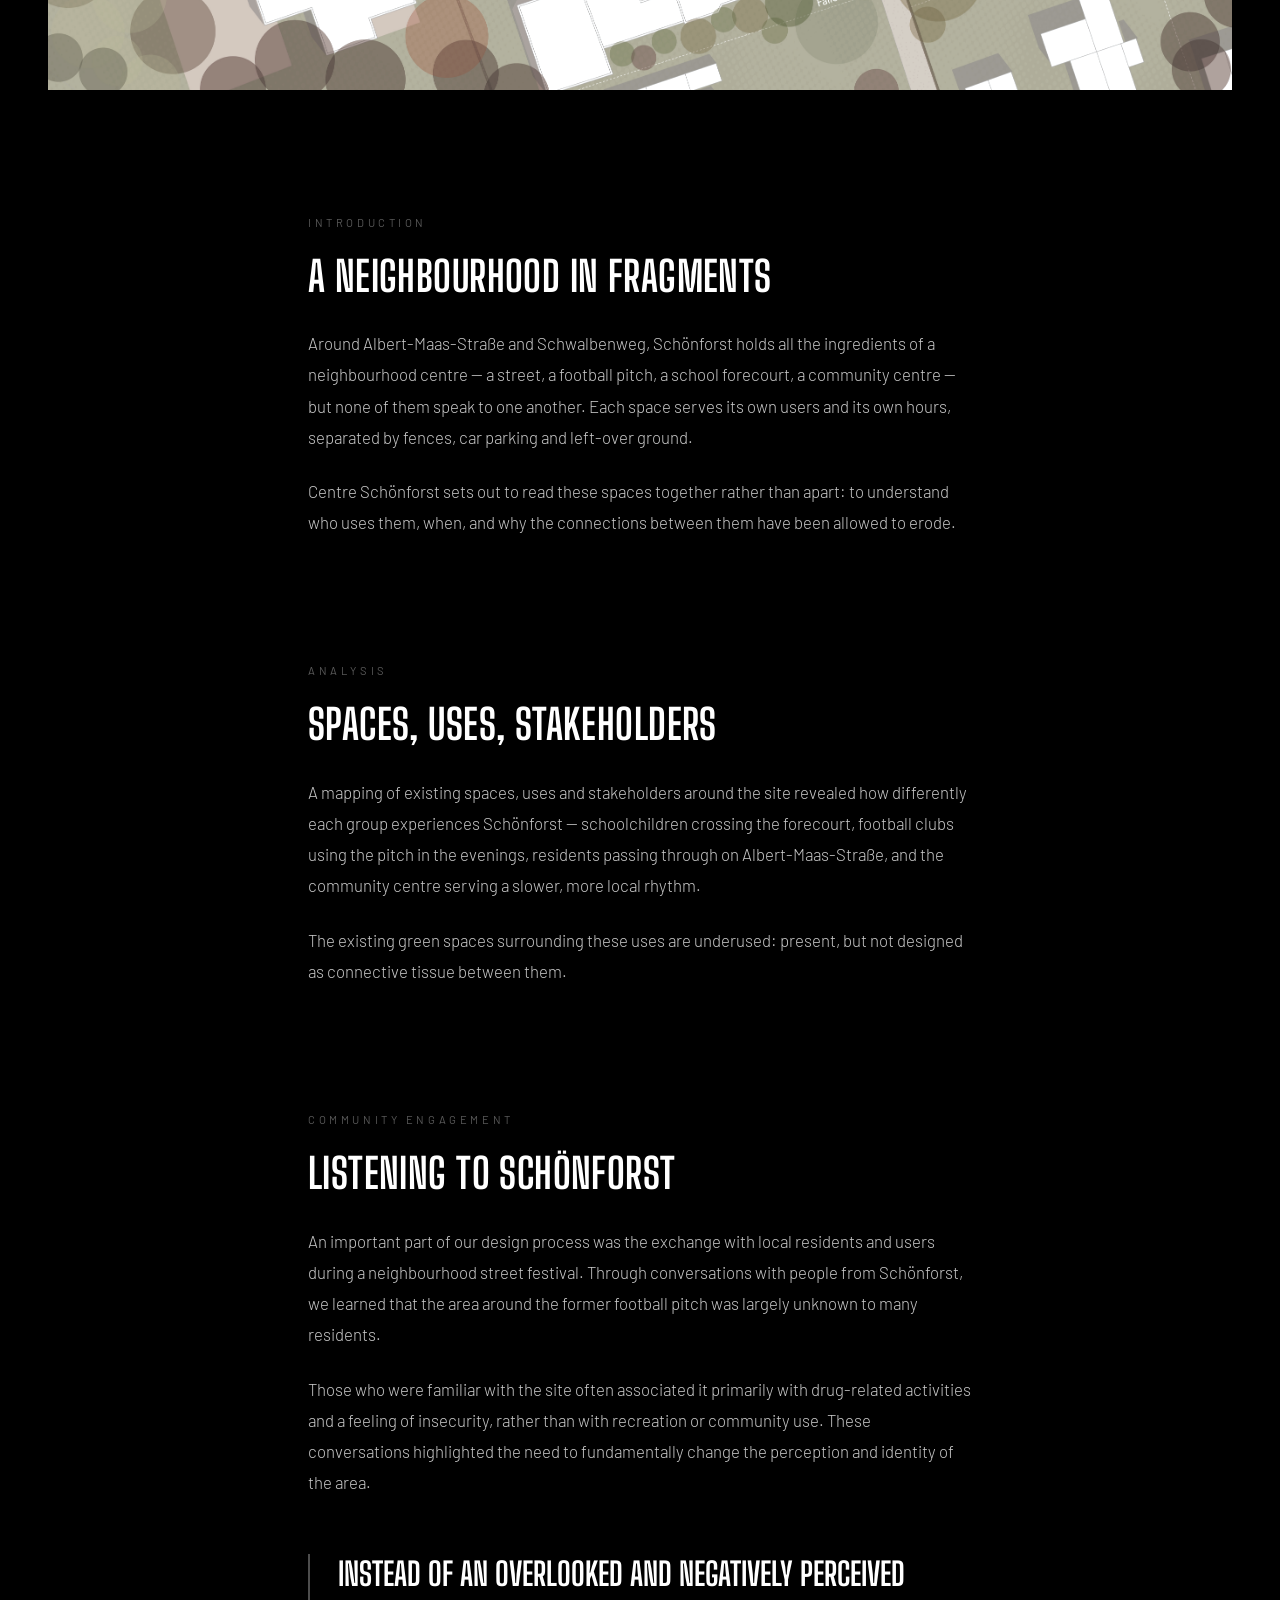
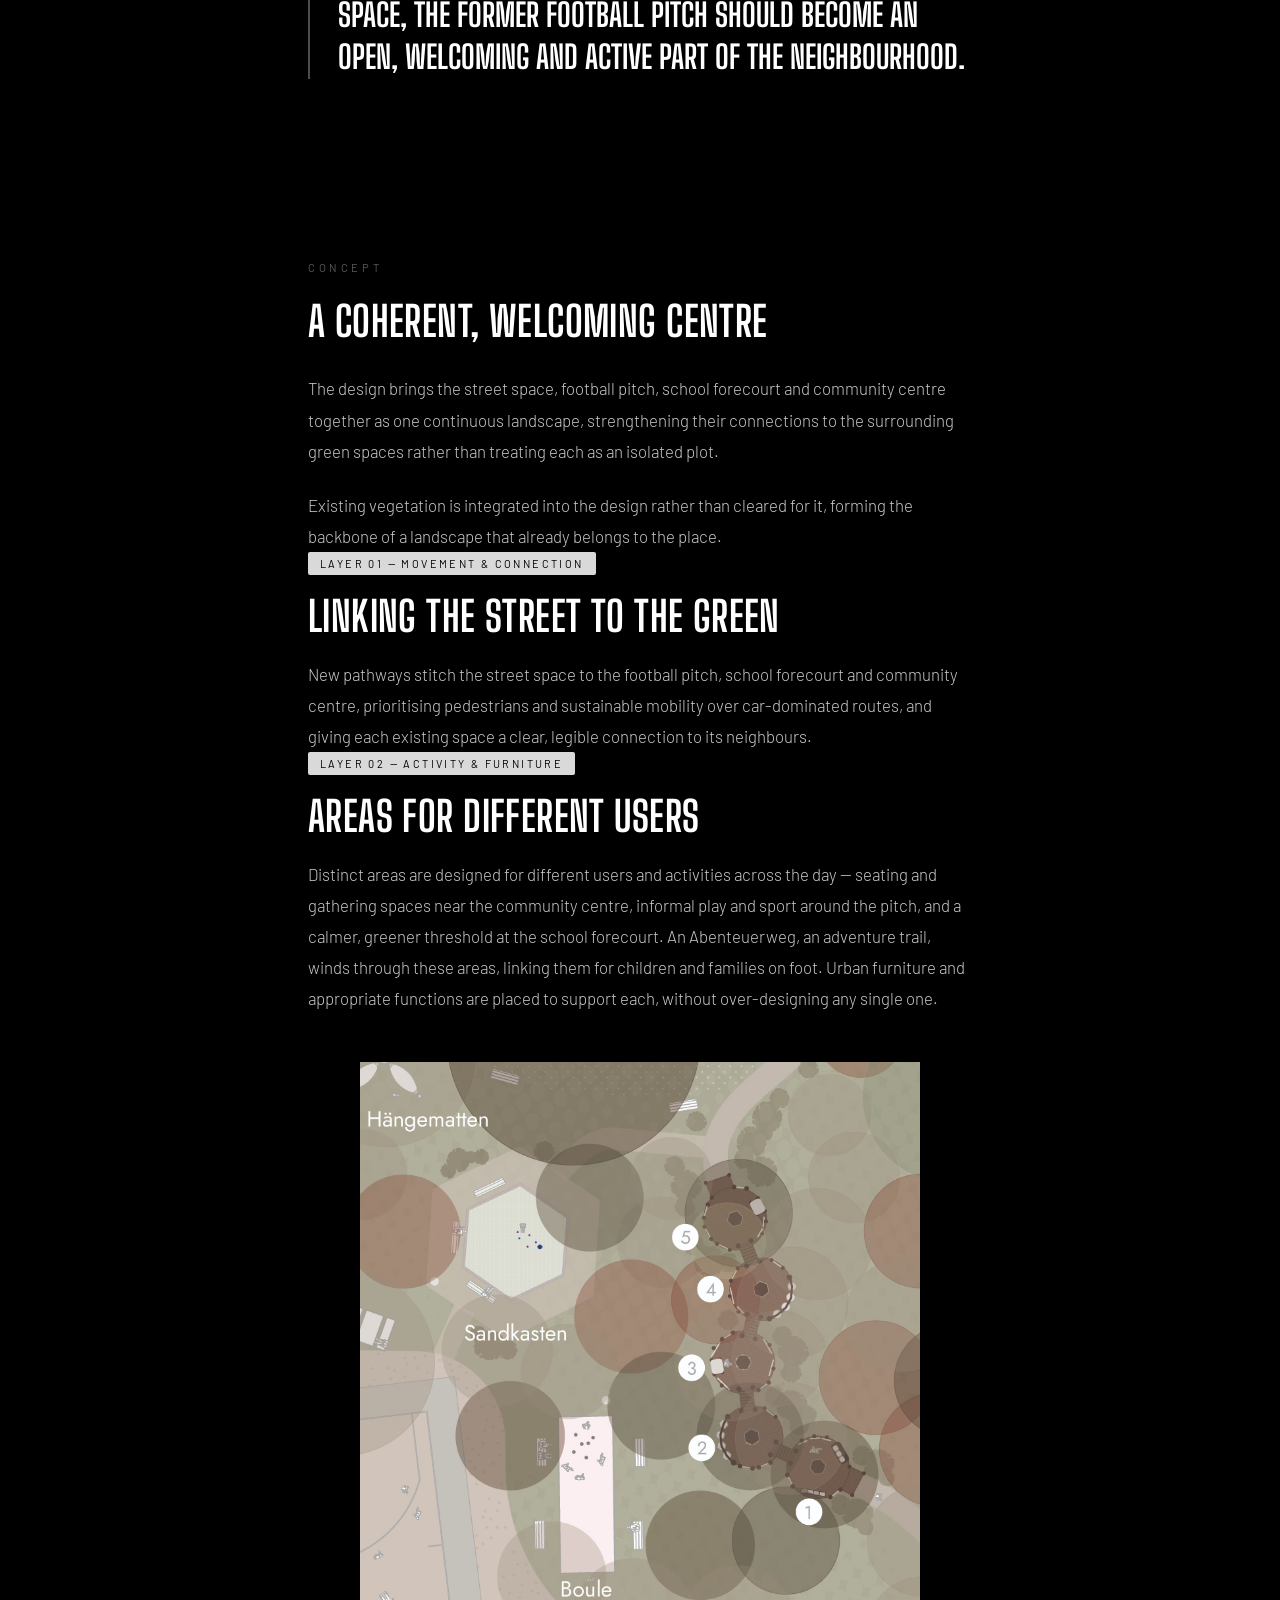
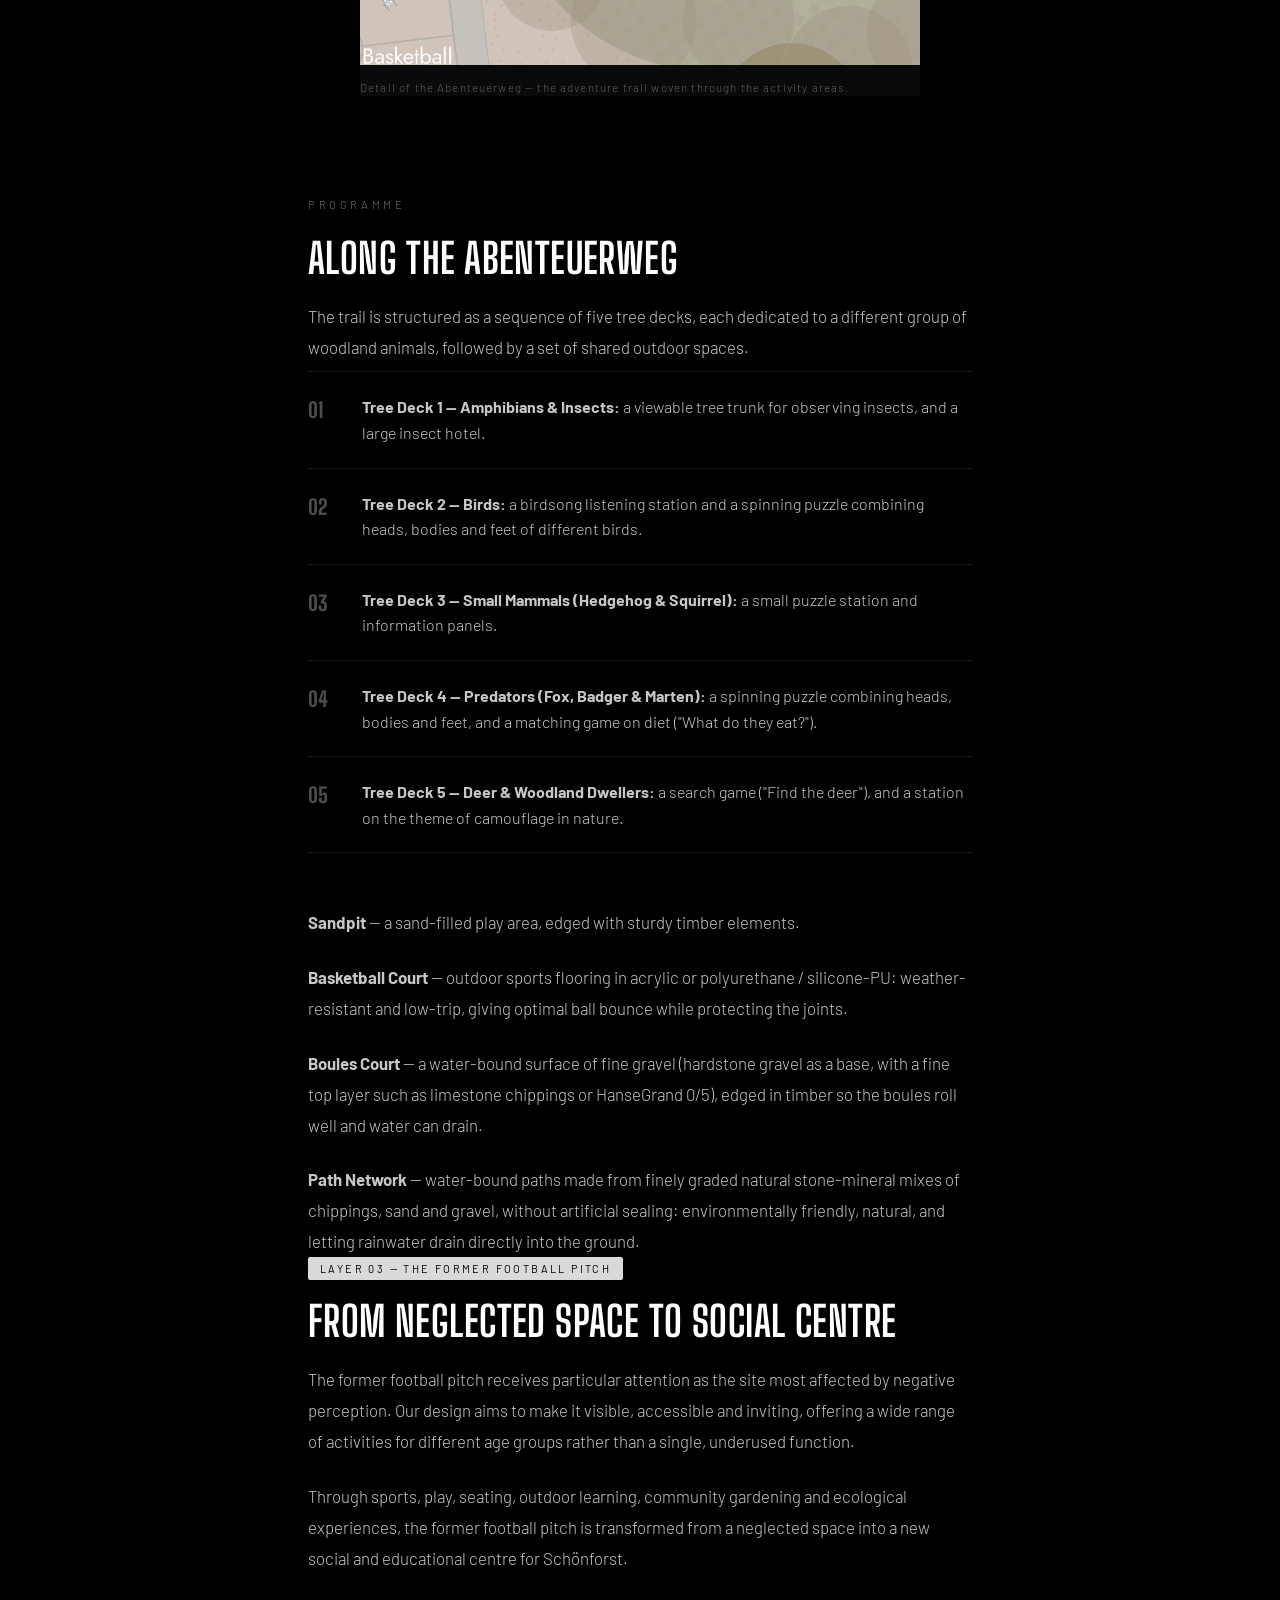
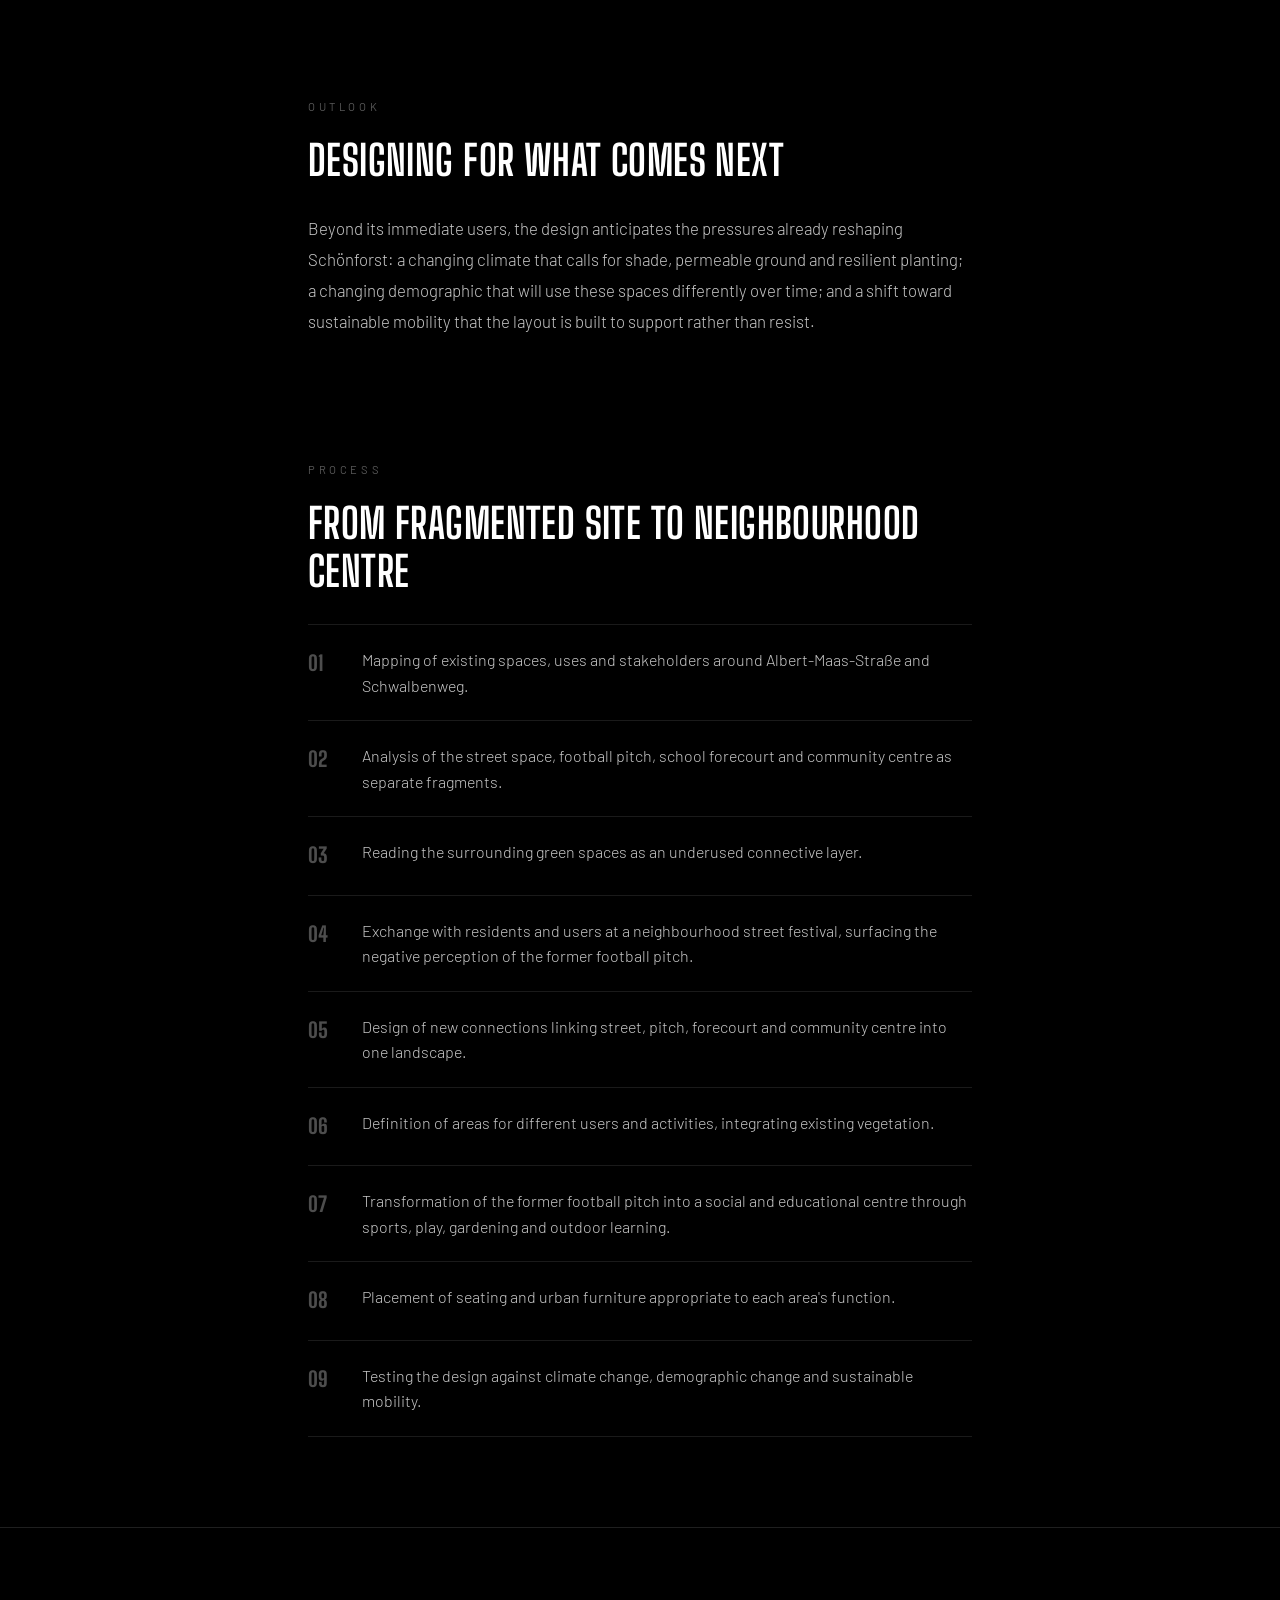
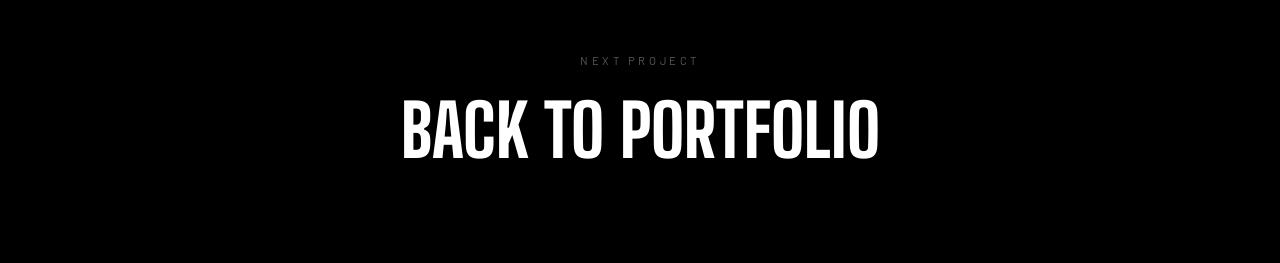
<file: project3.html>
<!DOCTYPE html>
<html lang="en">
<head>
  <meta charset="UTF-8"/>
  <meta name="viewport" content="width=device-width, initial-scale=1.0"/>
  <title>Centre Schönforst — Selina Janssen</title>
  <link href="https://fonts.googleapis.com/css2?family=Big+Shoulders+Display:wght@700;800&family=Barlow:wght@200;300;400&display=swap" rel="stylesheet"/>
  <style>
    *,*::before,*::after{box-sizing:border-box;margin:0;padding:0}
    html{scroll-behavior:smooth}
    body{
      background:#000;color:#fff;
      font-family:'Barlow',sans-serif;
      overflow-x:hidden;
    }

    a{color:inherit;text-decoration:none}
    img{display:block;width:100%;height:100%;object-fit:cover}

    /* ── TOP NAV ── */
    header{
      position:fixed;top:0;left:0;width:100%;
      display:flex;justify-content:space-between;align-items:center;
      padding:32px 48px;z-index:50;
      mix-blend-mode:difference;
    }
    .back-link{
      font-size:.75rem;letter-spacing:.25em;text-transform:uppercase;
      font-weight:300;color:#fff;display:flex;align-items:center;gap:10px;
      transition:opacity .3s;
    }
    .back-link:hover{opacity:.55}
    .back-link svg{width:14px;height:14px}
    .nav-name{
      font-size:.75rem;letter-spacing:.25em;text-transform:uppercase;
      font-weight:300;color:#fff;
    }

    /* ── HERO ── */
    .project-hero{
      min-height:100vh;width:100%;
      display:flex;flex-direction:column;
      justify-content:center;
      padding:0 48px;
      position:relative;
    }
    .project-kicker{
      font-size:.75rem;letter-spacing:.35em;text-transform:uppercase;
      color:rgba(255,255,255,.4);font-weight:300;margin-bottom:28px;
    }
    .project-title{
      font-family:'Big Shoulders Display',sans-serif;font-weight:800;
      font-size:clamp(2.6rem,7.5vw,6.5rem);
      letter-spacing:.02em;line-height:1.02;
      max-width:1100px;
      text-transform:uppercase;
    }
    .project-meta{
      display:flex;flex-wrap:wrap;gap:48px;
      margin-top:56px;
      border-top:1px solid rgba(255,255,255,.12);
      padding-top:28px;
      max-width:900px;
    }
    .meta-item{display:flex;flex-direction:column;gap:6px}
    .meta-label{
      font-size:.65rem;letter-spacing:.3em;text-transform:uppercase;
      color:rgba(255,255,255,.35);
    }
    .meta-value{font-size:.95rem;font-weight:300;color:rgba(255,255,255,.85)}

    /* Hero image: full width, no aspect-ratio crop — shows the whole image */
    .hero-img{
      margin-top:64px;width:100%;
      overflow:hidden;background:#0a0a0a;
      filter:grayscale(0.1) contrast(1.05);
    }
    .hero-img img{width:100%;height:auto;display:block}

    /* ── BODY SECTIONS ── */
    .project-body{
      max-width:760px;
      margin:0 auto;
      padding:0 48px 10vh;
    }
    .body-section{padding-top:14vh}
    .section-label{
      font-size:.7rem;letter-spacing:.32em;text-transform:uppercase;
      color:rgba(255,255,255,.35);margin-bottom:24px;
    }
    .section-heading{
      font-family:'Big Shoulders Display',sans-serif;font-weight:700;
      font-size:clamp(1.8rem,3.4vw,2.6rem);
      margin-bottom:28px;line-height:1.15;
      text-transform:uppercase;letter-spacing:.01em;
    }
    .body-text{
      font-size:1.05rem;line-height:1.85;font-weight:300;
      color:rgba(255,255,255,.78);
    }
    .body-text + .body-text{margin-top:1.4em}

    .img-block{
      width:100%;overflow:hidden;background:#0a0a0a;margin:48px 0;
    }
    .img-block.r-16-9{aspect-ratio:16/9}
    .img-block.r-4-3{aspect-ratio:4/3}
    .img-block.r-1-1{aspect-ratio:1}
    .img-caption{
      font-size:.72rem;letter-spacing:.1em;color:rgba(255,255,255,.35);
      margin-top:14px;font-weight:300;line-height:1.5;
    }

    .img-row{
      display:grid;grid-template-columns:1fr 1fr;gap:18px;margin:48px 0;
    }
    @media (max-width:680px){.img-row{grid-template-columns:1fr}}
    .img-row .img-block{margin:0}

    /* Full-bleed images break out of the 760px column */
    .full-bleed{
      width:100vw;position:relative;left:50%;
      transform:translateX(-50%);
      margin:64px 0;background:#0a0a0a;overflow:hidden;
    }
    .full-bleed img{width:100%;height:auto;display:block}
    .full-bleed .img-caption{
      max-width:760px;margin:14px auto 0;padding:0 48px;
    }

    /* Smaller in-column images — sit inside the text width, not full width */
    .inline-img{
      width:100%;max-width:560px;margin:48px auto;background:#0a0a0a;
    }
    .inline-img img{width:100%;height:auto;display:block}
    .inline-img .img-caption{margin-top:14px}

    /* AI note placed inside the image */
    .img-frame{position:relative;width:100%;overflow:hidden}
    .ai-badge{
      position:absolute;right:8px;bottom:8px;
      font-size:.6rem;letter-spacing:.14em;text-transform:uppercase;font-weight:400;
      color:#fff;background:rgba(0,0,0,.6);
      padding:5px 9px;
    }

    blockquote{
      font-family:'Big Shoulders Display',sans-serif;font-weight:700;
      font-size:clamp(1.4rem,2.6vw,2rem);line-height:1.3;color:#fff;
      border-left:2px solid rgba(255,255,255,.3);
      padding-left:28px;margin:56px 0;text-transform:uppercase;
    }

    .process-list{list-style:none;margin-top:8px}
    .process-list li{
      display:flex;gap:20px;padding:22px 0;
      border-top:1px solid rgba(255,255,255,.1);
      font-weight:300;font-size:1rem;color:rgba(255,255,255,.78);line-height:1.6;
    }
    .process-list li:last-child{border-bottom:1px solid rgba(255,255,255,.1)}
    .process-num{
      font-family:'Big Shoulders Display',sans-serif;font-weight:800;
      color:rgba(255,255,255,.3);font-size:1.3rem;min-width:34px;
    }

    .layer-tag{
      display:inline-block;font-size:.68rem;letter-spacing:.22em;
      text-transform:uppercase;color:#000;background:rgba(255,255,255,.85);
      padding:5px 12px;border-radius:2px;margin-bottom:18px;font-weight:400;
    }

    footer{
      border-top:1px solid rgba(255,255,255,.12);
      padding:14vh 48px 10vh;text-align:center;
    }
    .footer-label{
      font-size:.7rem;letter-spacing:.32em;text-transform:uppercase;
      color:rgba(255,255,255,.35);margin-bottom:20px;
    }
    .footer-title{
      font-family:'Big Shoulders Display',sans-serif;font-weight:800;
      font-size:clamp(2.2rem,6vw,4.5rem);text-transform:uppercase;
      transition:opacity .3s;
    }
    footer a:hover .footer-title{opacity:.6}
  </style>
</head>
<body>

<header>
  <a href="index.html" class="back-link">
    <svg viewBox="0 0 24 24" fill="none" stroke="currentColor" stroke-width="1.5"><path d="M19 12H5M11 18l-6-6 6-6"/></svg>
    Portfolio
  </a>
  <span class="nav-name">Selina Janssen</span>
</header>

<!-- ── HERO ── -->
<section class="project-hero">
  <div class="project-kicker">Urban Design Project · Neighbourhood Centre · Schönforst</div>
  <h1 class="project-title">Centre Schönforst</h1>

  <div class="project-meta">
    <div class="meta-item">
      <span class="meta-label">Type</span>
      <span class="meta-value">Urban Design Project</span>
    </div>
    <div class="meta-item">
      <span class="meta-label">Focus</span>
      <span class="meta-value">Public Space · Landscape · Community</span>
    </div>
    <div class="meta-item">
      <span class="meta-label">Tools</span>
      <span class="meta-value">Site Analysis, Mapping, Landscape Design</span>
    </div>
    <div class="meta-item">
      <span class="meta-label">Site</span>
      <span class="meta-value">Albert-Maas-Straße / Schwalbenweg, Schönforst</span>
    </div>
  </div>

  <!-- Full masterplan – no cropping, whole image shown -->
  <div class="hero-img"><img src="Masterplan_Schönforst.jpg" alt="Masterplan of Centre Schönforst neighbourhood centre"></div>
</section>

<!-- ── BODY ── -->
<div class="project-body">

  <div class="body-section">
    <div class="section-label">Introduction</div>
    <h2 class="section-heading">A Neighbourhood in Fragments</h2>
    <p class="body-text">
      Around Albert-Maas-Straße and Schwalbenweg, Schönforst holds all the ingredients of a neighbourhood centre — a street, a football pitch, a school forecourt, a community centre — but none of them speak to one another. Each space serves its own users and its own hours, separated by fences, car parking and left-over ground.
    </p>
    <p class="body-text">
      Centre Schönforst sets out to read these spaces together rather than apart: to understand who uses them, when, and why the connections between them have been allowed to erode.
    </p>
  </div>

  <div class="body-section">
    <div class="section-label">Analysis</div>
    <h2 class="section-heading">Spaces, Uses, Stakeholders</h2>
    <p class="body-text">
      A mapping of existing spaces, uses and stakeholders around the site revealed how differently each group experiences Schönforst — schoolchildren crossing the forecourt, football clubs using the pitch in the evenings, residents passing through on Albert-Maas-Straße, and the community centre serving a slower, more local rhythm.
    </p>
    <p class="body-text">
      The existing green spaces surrounding these uses are underused: present, but not designed as connective tissue between them.
    </p>
  </div>

  <div class="body-section">
    <div class="section-label">Community Engagement</div>
    <h2 class="section-heading">Listening to Schönforst</h2>
    <p class="body-text">
      An important part of our design process was the exchange with local residents and users during a neighbourhood street festival. Through conversations with people from Schönforst, we learned that the area around the former football pitch was largely unknown to many residents.
    </p>
    <p class="body-text">
      Those who were familiar with the site often associated it primarily with drug-related activities and a feeling of insecurity, rather than with recreation or community use. These conversations highlighted the need to fundamentally change the perception and identity of the area.
    </p>
  </div>

  <blockquote>
    Instead of an overlooked and negatively perceived space, the former football pitch should become an open, welcoming and active part of the neighbourhood.
  </blockquote>

  <div class="body-section">
    <div class="section-label">Concept</div>
    <h2 class="section-heading">A Coherent, Welcoming Centre</h2>
    <p class="body-text">
      The design brings the street space, football pitch, school forecourt and community centre together as one continuous landscape, strengthening their connections to the surrounding green spaces rather than treating each as an isolated plot.
    </p>
    <p class="body-text">
      Existing vegetation is integrated into the design rather than cleared for it, forming the backbone of a landscape that already belongs to the place.
    </p>
  </div>

  <div class="layer-tag">Layer 01 — Movement &amp; Connection</div>
  <div class="body-section" style="padding-top:0">
    <h2 class="section-heading" style="margin-bottom:18px">Linking the Street to the Green</h2>
    <p class="body-text">
      New pathways stitch the street space to the football pitch, school forecourt and community centre, prioritising pedestrians and sustainable mobility over car-dominated routes, and giving each existing space a clear, legible connection to its neighbours.
    </p>
  </div>

  <div class="layer-tag">Layer 02 — Activity &amp; Furniture</div>
  <div class="body-section" style="padding-top:0">
    <h2 class="section-heading" style="margin-bottom:18px">Areas for Different Users</h2>
    <p class="body-text">
      Distinct areas are designed for different users and activities across the day — seating and gathering spaces near the community centre, informal play and sport around the pitch, and a calmer, greener threshold at the school forecourt. An Abenteuerweg, an adventure trail, winds through these areas, linking them for children and families on foot. Urban furniture and appropriate functions are placed to support each, without over-designing any single one.
    </p>
  </div>

  <div class="inline-img">
    <div class="img-frame">
      <img src="Detail.jpg" alt="Detail view of the adventure trail (Abenteuerweg) designed for the site – created with the help of AI">
      
    </div>
    <div class="img-caption">Detail of the Abenteuerweg — the adventure trail woven through the activity areas.</div>
  </div>

  <div class="body-section" style="padding-top:6vh">
    <div class="section-label">Programme</div>
    <h2 class="section-heading" style="margin-bottom:18px">Along the Abenteuerweg</h2>
    <p class="body-text">
      The trail is structured as a sequence of five tree decks, each dedicated to a different group of woodland animals, followed by a set of shared outdoor spaces.
    </p>
  </div>

  <ul class="process-list">
    <li>
      <span class="process-num">01</span>
      <span><strong>Tree Deck 1 — Amphibians &amp; Insects:</strong> a viewable tree trunk for observing insects, and a large insect hotel.</span>
    </li>
    <li>
      <span class="process-num">02</span>
      <span><strong>Tree Deck 2 — Birds:</strong> a birdsong listening station and a spinning puzzle combining heads, bodies and feet of different birds.</span>
    </li>
    <li>
      <span class="process-num">03</span>
      <span><strong>Tree Deck 3 — Small Mammals (Hedgehog &amp; Squirrel):</strong> a small puzzle station and information panels.</span>
    </li>
    <li>
      <span class="process-num">04</span>
      <span><strong>Tree Deck 4 — Predators (Fox, Badger &amp; Marten):</strong> a spinning puzzle combining heads, bodies and feet, and a matching game on diet ("What do they eat?").</span>
    </li>
    <li>
      <span class="process-num">05</span>
      <span><strong>Tree Deck 5 — Deer &amp; Woodland Dwellers:</strong> a search game ("Find the deer"), and a station on the theme of camouflage in nature.</span>
    </li>
  </ul>

  <div class="body-section" style="padding-top:6vh">
    <p class="body-text">
      <strong>Sandpit</strong> — a sand-filled play area, edged with sturdy timber elements.
    </p>
    <p class="body-text">
      <strong>Basketball Court</strong> — outdoor sports flooring in acrylic or polyurethane / silicone-PU: weather-resistant and low-trip, giving optimal ball bounce while protecting the joints.
    </p>
    <p class="body-text">
      <strong>Boules Court</strong> — a water-bound surface of fine gravel (hardstone gravel as a base, with a fine top layer such as limestone chippings or HanseGrand 0/5), edged in timber so the boules roll well and water can drain.
    </p>
    <p class="body-text">
      <strong>Path Network</strong> — water-bound paths made from finely graded natural stone-mineral mixes of chippings, sand and gravel, without artificial sealing: environmentally friendly, natural, and letting rainwater drain directly into the ground.
    </p>
  </div>

  <div class="layer-tag">Layer 03 — The Former Football Pitch</div>
  <div class="body-section" style="padding-top:0">
    <h2 class="section-heading" style="margin-bottom:18px">From Neglected Space to Social Centre</h2>
    <p class="body-text">
      The former football pitch receives particular attention as the site most affected by negative perception. Our design aims to make it visible, accessible and inviting, offering a wide range of activities for different age groups rather than a single, underused function.
    </p>
    <p class="body-text">
      Through sports, play, seating, outdoor learning, community gardening and ecological experiences, the former football pitch is transformed from a neglected space into a new social and educational centre for Schönforst.
    </p>
  </div>

  <div class="body-section">
    <div class="section-label">Outlook</div>
    <h2 class="section-heading">Designing for What Comes Next</h2>
    <p class="body-text">
      Beyond its immediate users, the design anticipates the pressures already reshaping Schönforst: a changing climate that calls for shade, permeable ground and resilient planting; a changing demographic that will use these spaces differently over time; and a shift toward sustainable mobility that the layout is built to support rather than resist.
    </p>
  </div>

  <div class="body-section">
    <div class="section-label">Process</div>
    <h2 class="section-heading">From Fragmented Site to Neighbourhood Centre</h2>
    <ul class="process-list">
      <li>
        <span class="process-num">01</span>
        <span>Mapping of existing spaces, uses and stakeholders around Albert-Maas-Straße and Schwalbenweg.</span>
      </li>
      <li>
        <span class="process-num">02</span>
        <span>Analysis of the street space, football pitch, school forecourt and community centre as separate fragments.</span>
      </li>
      <li>
        <span class="process-num">03</span>
        <span>Reading the surrounding green spaces as an underused connective layer.</span>
      </li>
      <li>
        <span class="process-num">04</span>
        <span>Exchange with residents and users at a neighbourhood street festival, surfacing the negative perception of the former football pitch.</span>
      </li>
      <li>
        <span class="process-num">05</span>
        <span>Design of new connections linking street, pitch, forecourt and community centre into one landscape.</span>
      </li>
      <li>
        <span class="process-num">06</span>
        <span>Definition of areas for different users and activities, integrating existing vegetation.</span>
      </li>
      <li>
        <span class="process-num">07</span>
        <span>Transformation of the former football pitch into a social and educational centre through sports, play, gardening and outdoor learning.</span>
      </li>
      <li>
        <span class="process-num">08</span>
        <span>Placement of seating and urban furniture appropriate to each area's function.</span>
      </li>
      <li>
        <span class="process-num">09</span>
        <span>Testing the design against climate change, demographic change and sustainable mobility.</span>
      </li>
    </ul>
  </div>

</div>

<footer>
  <div class="footer-label">Next Project</div>
  <a href="index.html">
    <div class="footer-title">Back to Portfolio</div>
  </a>
</footer>

</body>
</html>
</file>
